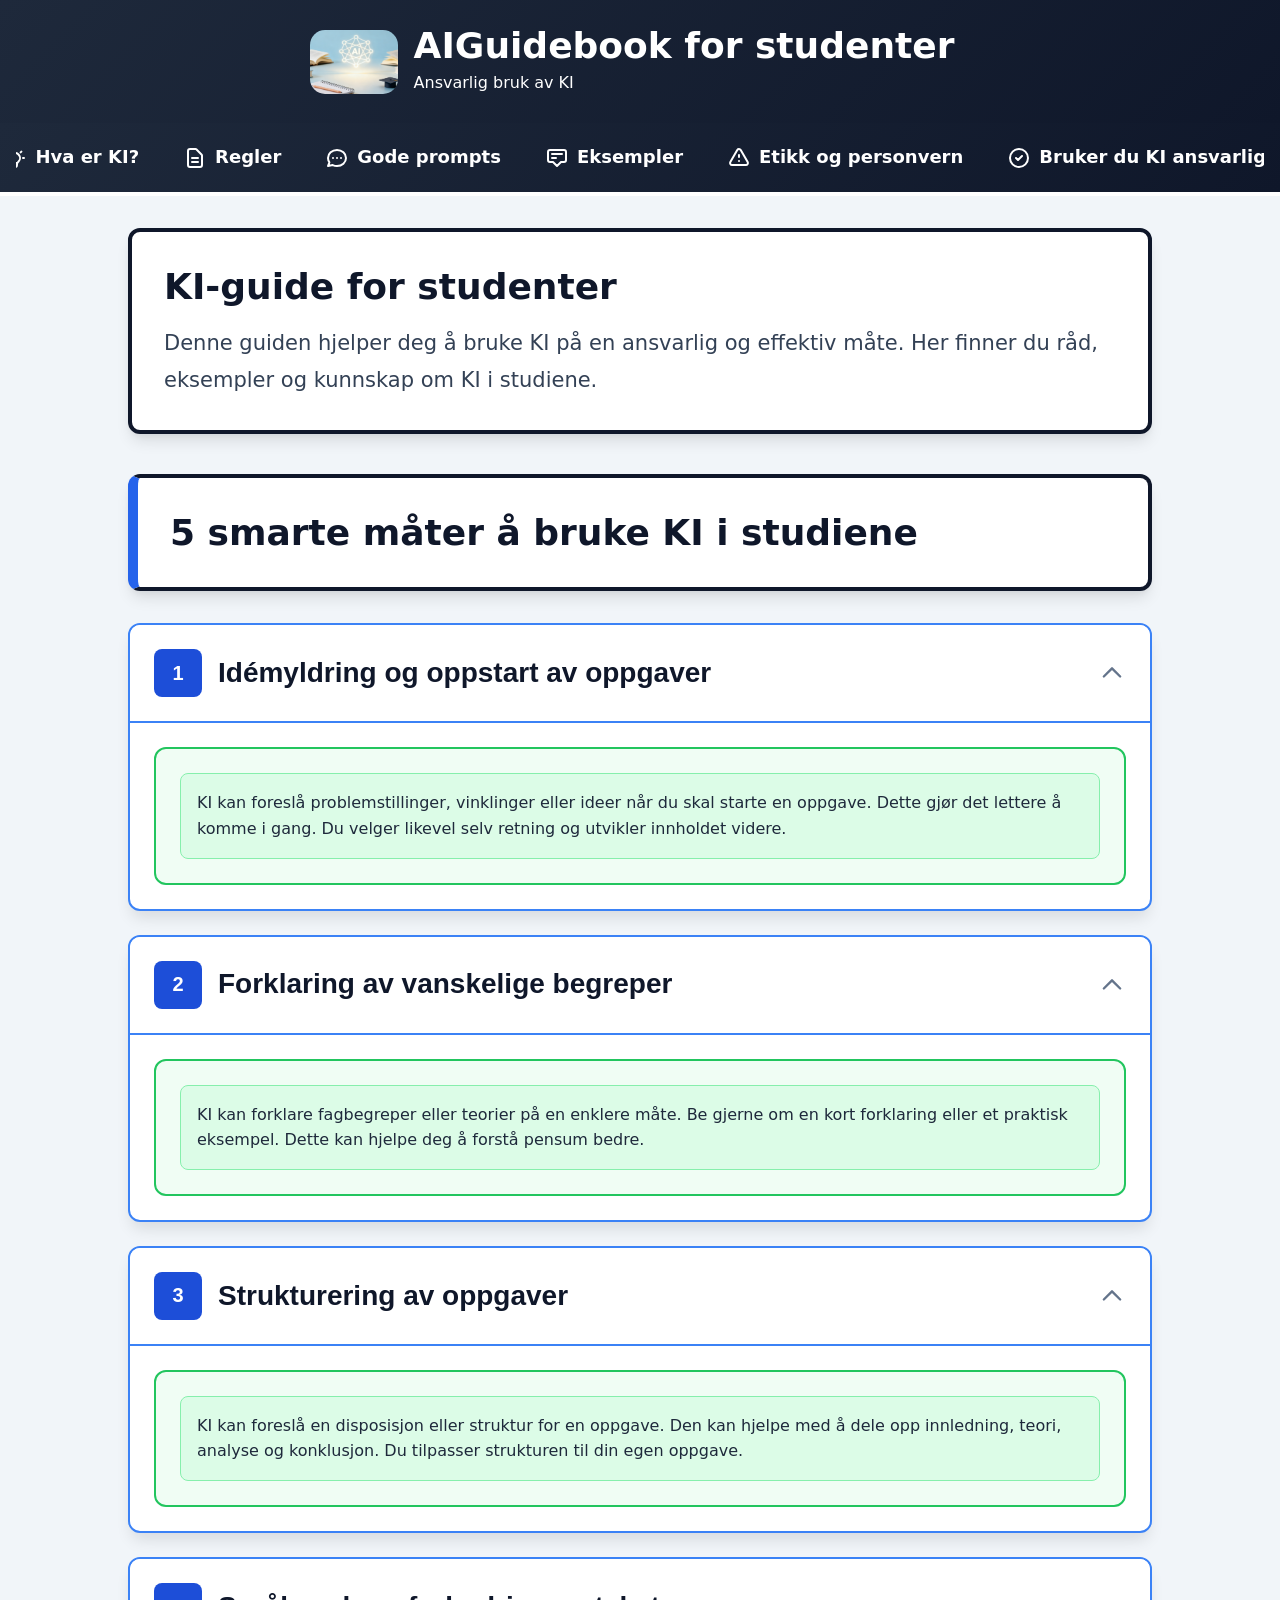
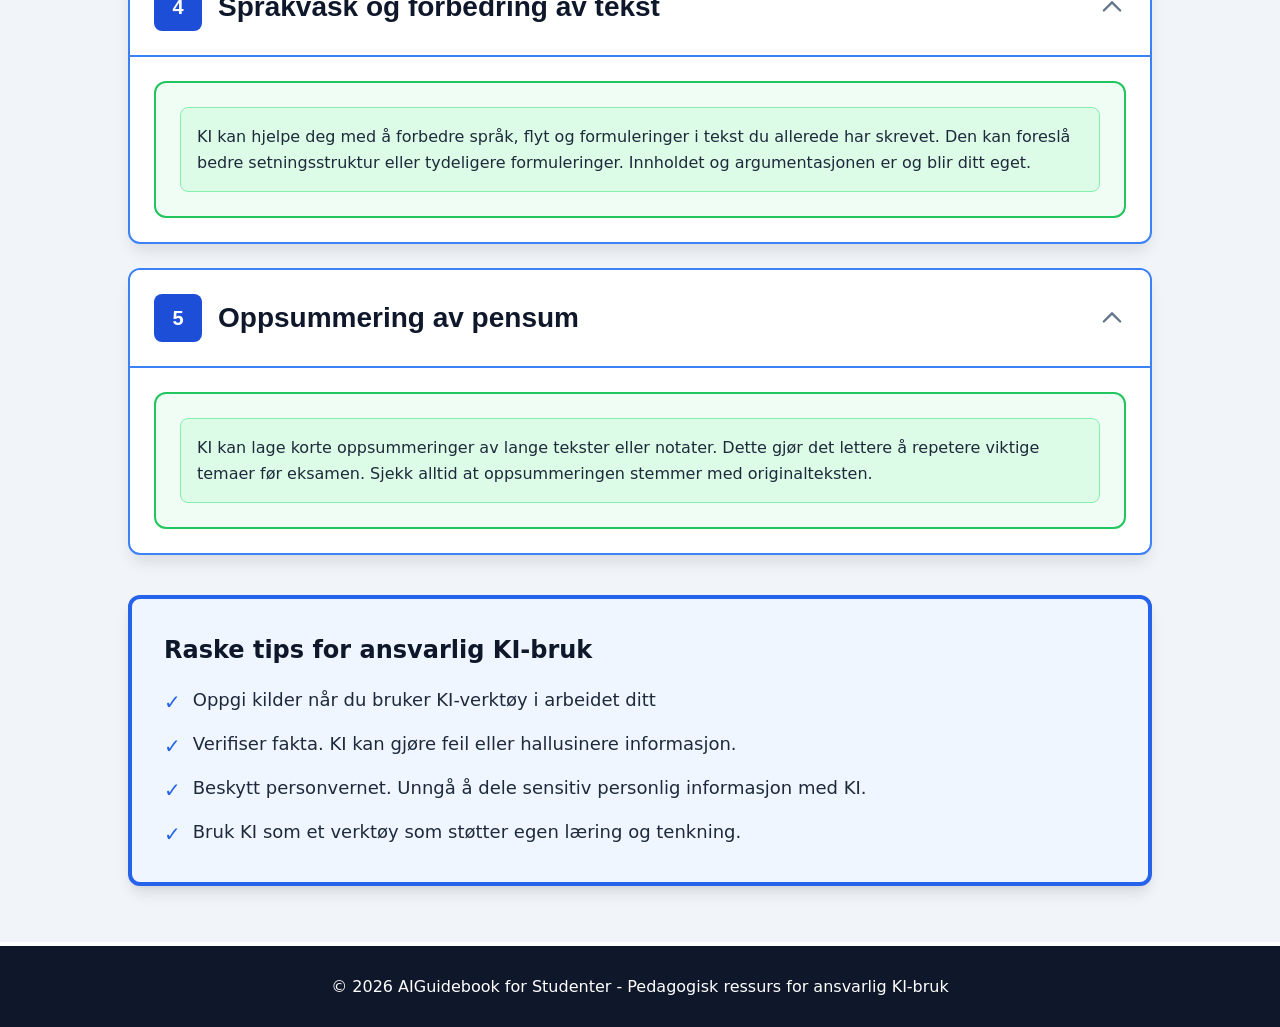
<file: index.html>
<!DOCTYPE html>
<html lang="nb">
<head>
  <meta charset="UTF-8">
  <meta name="viewport" content="width=device-width, initial-scale=1.0">
  <title>AIGuidebook - Ansvarlig bruk av KI</title>
  <link rel="stylesheet" href="styles.css">
</head>
<body>
  <a class="skip-link" href="#main-content">Hopp til hovedinnhold</a>
  <header class="header">
    <div class="container">
      <div class="header-content">
        <a href="index.html" class="logo" aria-label="Gå til forsiden" title="Gå til forsiden">
          <img class="logo-icon" src="images/ai-header.png" alt="Logobilde">
          <div>
            <span class="logo-title">AIGuidebook for studenter</span>
            <p class="logo-subtitle">Ansvarlig bruk av KI</p>
          </div>
        </a>

        <div class="header-controls">
          <button id="hamburgerBtn" class="hamburger-btn" aria-label="Vis/skjul meny" aria-expanded="false" aria-controls="main-nav-links">
            <svg class="hamburger-icon" fill="none" stroke="currentColor" viewBox="0 0 24 24" aria-hidden="true">
              <path stroke-linecap="round" stroke-linejoin="round" stroke-width="2" d="M4 6h16M4 12h16M4 18h16"></path>              
            </svg>
          </button>
        </div>
      </div>
    </div>
  </header>

  <nav class="nav" aria-label="Hovednavigasjon">
    <div class="container">
      <div class="nav-links" id="main-nav-links">
        <a href="Pages/what-is-ai.html" class="nav-link">
          <svg class="nav-icon" fill="none" stroke="currentColor" viewBox="0 0 24 24" aria-hidden="true">
            <path stroke-linecap="round" stroke-linejoin="round" stroke-width="2" d="M9.663 17h4.673M12 3v1m6.364 1.636l-.707.707M21 12h-1M4 12H3m3.343-5.657l-.707-.707m2.828 9.9a5 5 0 117.072 0l-.548.547A3.374 3.374 0 0014 18.469V19a2 2 0 11-4 0v-.531c0-.895-.356-1.754-.988-2.386l-.548-.547z"></path>
          </svg>
          <span>Hva er KI?</span>
        </a>
        <a href="Pages/rules.html" class="nav-link">
          <svg class="nav-icon" fill="none" stroke="currentColor" viewBox="0 0 24 24" aria-hidden="true">
            <path stroke-linecap="round" stroke-linejoin="round" stroke-width="2" d="M9 12h6m-6 4h6m2 5H7a2 2 0 01-2-2V5a2 2 0 012-2h5.586a1 1 0 01.707.293l5.414 5.414a1 1 0 01.293.707V19a2 2 0 01-2 2z"></path>
          </svg>
          <span>Regler</span>
        </a>
        <a href="Pages/prompts.html" class="nav-link">
          <svg class="nav-icon" fill="none" stroke="currentColor" viewBox="0 0 24 24" aria-hidden="true">
            <path stroke-linecap="round" stroke-linejoin="round" stroke-width="2" d="M8 12h.01M12 12h.01M16 12h.01M21 12c0 4.418-4.03 8-9 8a9.863 9.863 0 01-4.255-.949L3 20l1.395-3.72C3.512 15.042 3 13.574 3 12c0-4.418 4.03-8 9-8s9 3.582 9 8z"></path>
          </svg>
          <span>Gode prompts</span>
        </a> 
        <a href="Pages/examples.html" class="nav-link">
          <svg class="nav-icon" fill="none" stroke="currentColor" viewBox="0 0 24 24" aria-hidden="true">
            <path stroke-linecap="round" stroke-linejoin="round" stroke-width="2" d="M7 8h10M7 12h4m1 8l-4-4H5a2 2 0 01-2-2V6a2 2 0 012-2h14a2 2 0 012 2v8a2 2 0 01-2 2h-3l-4 4z"></path>
          </svg>
          <span>Eksempler</span>
        </a>
        <a href="Pages/ethics.html" class="nav-link">
          <svg class="nav-icon" fill="none" stroke="currentColor" viewBox="0 0 24 24" aria-hidden="true">
            <path stroke-linecap="round" stroke-linejoin="round" stroke-width="2" d="M12 9v2m0 4h.01m-6.938 4h13.856c1.54 0 2.502-1.667 1.732-3L13.732 4c-.77-1.333-2.694-1.333-3.464 0L3.34 16c-.77 1.333.192 3 1.732 3z"></path>
          </svg>
          <span>Etikk og personvern</span>
        </a>
        <a href="Pages/ai-checklist.html" class="nav-link">
          <svg class="nav-icon" fill="none" stroke="currentColor" viewBox="0 0 24 24" aria-hidden="true">
            <path stroke-linecap="round" stroke-linejoin="round" stroke-width="2" d="M9 12l2 2 4-4m6 2a9 9 0 11-18 0 9 9 0 0118 0z"></path>
          </svg>
          <span>Bruker du KI ansvarlig?</span>
        </a>
      </div>
    </div>
  </nav>

  <!-- Main Content -->
  <main class="main" id="main-content" tabindex="-1">
    <div class="container">
      <div class="content-wrapper">
        <!-- Hero Section -->
        <div class="card hero-card">
          <h1 class="hero-title">KI-guide for studenter</h1>
          <p class="hero-text">Denne guiden hjelper deg å bruke KI på en ansvarlig og effektiv måte. Her finner du råd, eksempler og kunnskap om KI i studiene.</p>
        </div>

    
        <!-- New Section: 5 ways to use KI in studies -->
        <div class="card hero-card dropdown-intro-card mt-10">
          <h2 class="hero-title">5 smarte måter å bruke KI i studiene</h2>
        </div>

        <div class="mt-8">
          <div class="accordion-section blue">
            <button class="accordion-header" aria-expanded="true" aria-controls="content-start-1" id="section-start-1">
              <div class="flex-row-center-gap">
                <div class="accordion-number blue">1</div>
                <div class="accordion-title-wrapper">
                  <span class="accordion-title">Idémyldring og oppstart av oppgaver</span>
                </div>
              </div>
              <svg class="accordion-icon open" fill="none" stroke="currentColor" viewBox="0 0 24 24" aria-hidden="true">
                <path stroke-linecap="round" stroke-linejoin="round" stroke-width="2" d="M19 9l-7 7-7-7"></path>
              </svg>
            </button>
            <div id="content-start-1" class="accordion-content open" role="region" aria-labelledby="section-start-1">
              <div class="sub-card correct">
                <div class="sub-card-box">
                  <p class="sub-card-box-text">KI kan foreslå problemstillinger, vinklinger eller ideer når du skal starte en oppgave. Dette gjør det lettere å komme i gang. Du velger likevel selv retning og utvikler innholdet videre.</p>
                </div>
              </div>
            </div>
          </div>

          <div class="accordion-section blue">
            <button class="accordion-header" aria-expanded="true" aria-controls="content-start-2" id="section-start-2">
              <div class="flex-row-center-gap">
                <div class="accordion-number blue">2</div>
                <div class="accordion-title-wrapper">
                  <span class="accordion-title">Forklaring av vanskelige begreper</span>
                </div>
              </div>
              <svg class="accordion-icon open" fill="none" stroke="currentColor" viewBox="0 0 24 24" aria-hidden="true">
                <path stroke-linecap="round" stroke-linejoin="round" stroke-width="2" d="M19 9l-7 7-7-7"></path>
              </svg>
            </button>
            <div id="content-start-2" class="accordion-content open" role="region" aria-labelledby="section-start-2">
              <div class="sub-card correct">
                <div class="sub-card-box">
                  <p class="sub-card-box-text">KI kan forklare fagbegreper eller teorier på en enklere måte. Be gjerne om en kort forklaring eller et praktisk eksempel. Dette kan hjelpe deg å forstå pensum bedre.</p>
                </div>
              </div>
            </div>
          </div>

          <div class="accordion-section blue">
            <button class="accordion-header" aria-expanded="true" aria-controls="content-start-3" id="section-start-3">
              <div class="flex-row-center-gap">
                <div class="accordion-number blue">3</div>
                <div class="accordion-title-wrapper">
                  <span class="accordion-title">Strukturering av oppgaver</span>
                </div>
              </div>
              <svg class="accordion-icon open" fill="none" stroke="currentColor" viewBox="0 0 24 24" aria-hidden="true">
                <path stroke-linecap="round" stroke-linejoin="round" stroke-width="2" d="M19 9l-7 7-7-7"></path>
              </svg>
            </button>
            <div id="content-start-3" class="accordion-content open" role="region" aria-labelledby="section-start-3">
              <div class="sub-card correct">
                <div class="sub-card-box">
                  <p class="sub-card-box-text">KI kan foreslå en disposisjon eller struktur for en oppgave. Den kan hjelpe med å dele opp innledning, teori, analyse og konklusjon. Du tilpasser strukturen til din egen oppgave.</p>
                </div>
              </div>
            </div>
          </div>

          <div class="accordion-section blue">
            <button class="accordion-header" aria-expanded="true" aria-controls="content-start-4" id="section-start-4">
              <div class="flex-row-center-gap">
                <div class="accordion-number blue">4</div>
                <div class="accordion-title-wrapper">
                  <span class="accordion-title">Språkvask og forbedring av tekst</span>
                </div>
              </div>
              <svg class="accordion-icon open" fill="none" stroke="currentColor" viewBox="0 0 24 24" aria-hidden="true">
                <path stroke-linecap="round" stroke-linejoin="round" stroke-width="2" d="M19 9l-7 7-7-7"></path>
              </svg>
            </button>
            <div id="content-start-4" class="accordion-content open" role="region" aria-labelledby="section-start-4">
              <div class="sub-card correct">
                <div class="sub-card-box">
                  <p class="sub-card-box-text">KI kan hjelpe deg med å forbedre språk, flyt og formuleringer i tekst du allerede har skrevet. Den kan foreslå bedre setningsstruktur eller tydeligere formuleringer. Innholdet og argumentasjonen er og blir ditt eget.</p>
                </div>
              </div>
            </div>
          </div>

          <div class="accordion-section blue">
            <button class="accordion-header" aria-expanded="true" aria-controls="content-start-5" id="section-start-5">
              <div class="flex-row-center-gap">
                <div class="accordion-number blue">5</div>
                <div class="accordion-title-wrapper">
                  <span class="accordion-title">Oppsummering av pensum</span>
                </div>
              </div>
              <svg class="accordion-icon open" fill="none" stroke="currentColor" viewBox="0 0 24 24" aria-hidden="true">
                <path stroke-linecap="round" stroke-linejoin="round" stroke-width="2" d="M19 9l-7 7-7-7"></path>
              </svg>
            </button>
            <div id="content-start-5" class="accordion-content open" role="region" aria-labelledby="section-start-5">
              <div class="sub-card correct">
                <div class="sub-card-box">
                  <p class="sub-card-box-text">KI kan lage korte oppsummeringer av lange tekster eller notater. Dette gjør det lettere å repetere viktige temaer før eksamen. Sjekk alltid at oppsummeringen stemmer med originalteksten.</p>
                </div>
              </div>
            </div>
          </div>
        </div>

        <!-- Quick Tips -->
        <div class="card tips-card mt-10">
          <h3 class="tips-title">Raske tips for ansvarlig KI-bruk</h3>
          <ul class="tips-list">
            <li class="tip-item">
              <span class="tip-check">✓</span>
              <span>Oppgi kilder når du bruker KI-verktøy i arbeidet ditt</span>
            </li>
            <li class="tip-item">
              <span class="tip-check">✓</span>
              <span>Verifiser fakta. KI kan gjøre feil eller hallusinere informasjon.</span>
            </li>
            <li class="tip-item">
              <span class="tip-check">✓</span>
              <span>Beskytt personvernet. Unngå å dele sensitiv personlig informasjon med KI.</span>
            </li>
            <li class="tip-item">
              <span class="tip-check">✓</span>
              <span>Bruk KI som et verktøy som støtter egen læring og tenkning.</span>
            </li>
          </ul>
        </div>
      </div>
    </div>
  </main>

  <!-- Footer -->
  <footer class="footer">
    <div class="container">
      <p>© 2026 AIGuidebook for Studenter - Pedagogisk ressurs for ansvarlig KI-bruk</p>
    </div>
  </footer>

  <button id="back-to-top" class="back-to-top-btn" aria-label="Gå til toppen av siden">
    <svg class="back-to-top-icon" fill="none" stroke="currentColor" viewBox="0 0 24 24" aria-hidden="true">
      <path stroke-linecap="round" stroke-linejoin="round" stroke-width="2.5" d="M5 10l7-7m0 0l7 7m-7-7v18"></path>
    </svg>
  </button>

  <script src="script.js"></script>
</body>
</html>
</file>
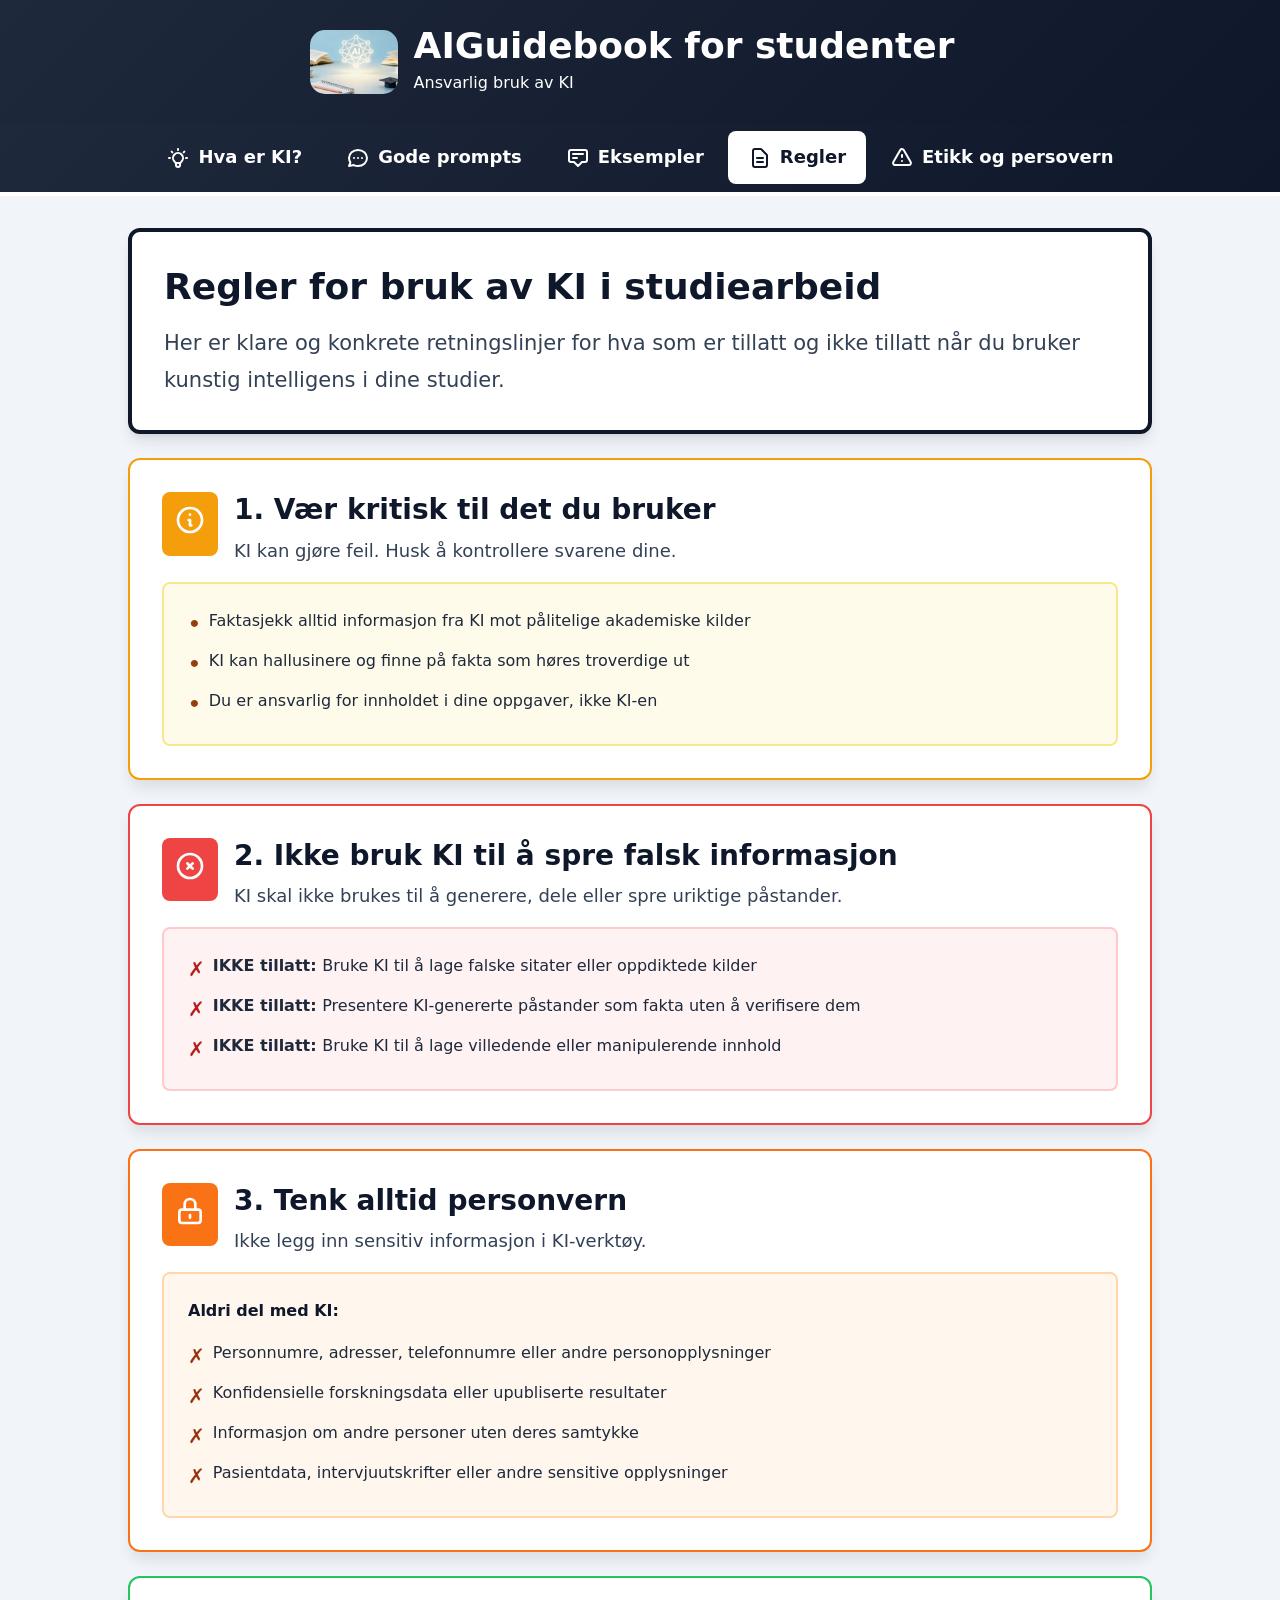
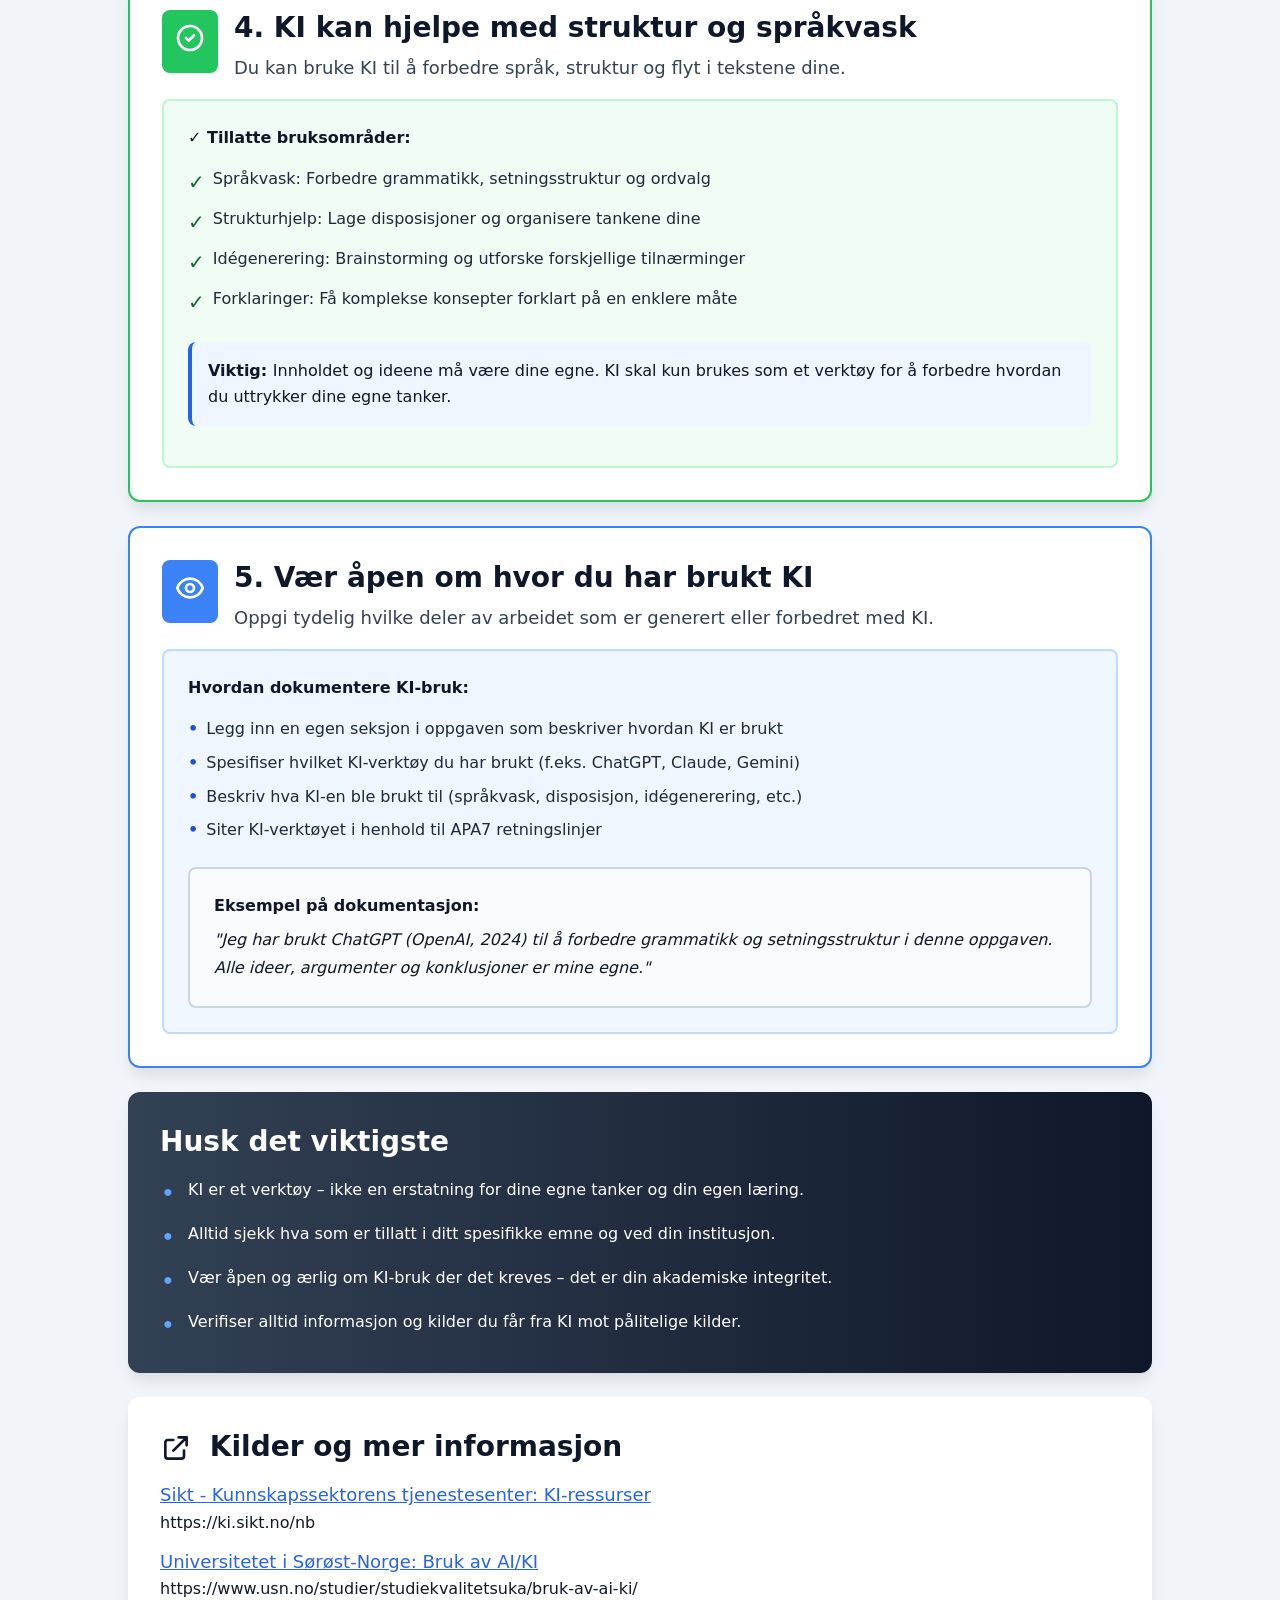
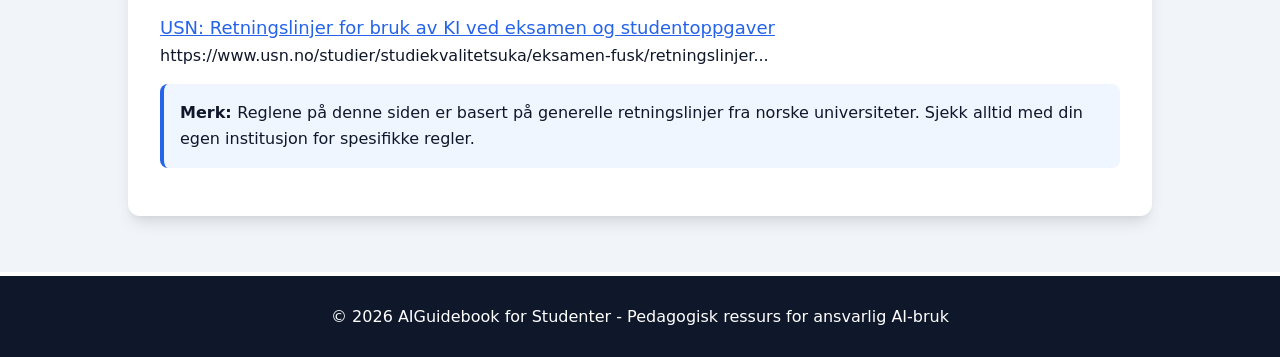
<file: rules.html>
<!DOCTYPE html>
<html>
<head>
  <meta charset="UTF-8">
  <meta name="viewport" content="width=device-width, initial-scale=1.0">
  <title>Hva er KI - Guide for studenter</title>
  <link rel="stylesheet" href="styles.css">
</head>
<body>
  <header class="header">
    <div class="container">
      <div class="header-content">
        <a href="index.html" class="logo">
          <img class="logo-icon" src="images/ai-header.png" alt="logobilde">
          
          <div>
            <h1 class="logo-title" >AIGuidebook for studenter</h1>
            <p class="logo-subtitle">Ansvarlig bruk av KI</p>
          </div>
        </a>

        <div class="header-controls">
          <button id="hamburgerBtn" class="hamburger-btn" aria-label="Toggle menu">
            <svg class="hamburger-icon" fill="none" stroke="currentColor" viewBox="0 0 24 24" aria-hidden="true">
              <path stroke-linecap="round" stroke-linejoin="round" stroke-width="2" d="M4 6h16M4 12h16M4 18h16"></path>
            
            </svg>
        </div>
      </div>
    </div>
  </header>

  <nav class="nav" aria-label="Main navigation">
    <div class="container">
      <div class="nav-links">
        <a href="what-is-ai.html" class="nav-link">
          <svg class="nav-icon" fill="none" stroke="currentColor" viewBox="0 0 24 24" aria-hidden="true">
            <path stroke-linecap="round" stroke-linejoin="round" stroke-width="2" d="M9.663 17h4.673M12 3v1m6.364 1.636l-.707.707M21 12h-1M4 12H3m3.343-5.657l-.707-.707m2.828 9.9a5 5 0 117.072 0l-.548.547A3.374 3.374 0 0014 18.469V19a2 2 0 11-4 0v-.531c0-.895-.356-1.754-.988-2.386l-.548-.547z"></path>
          </svg>
          <span>Hva er KI?</span>
        </a>
        <a href="prompts.html" class="nav-link">
          <svg class="nav-icon" fill="none" stroke="currentColor" viewBox="0 0 24 24" aria-hidden="true">
            <path stroke-linecap="round" stroke-linejoin="round" stroke-width="2" d="M8 12h.01M12 12h.01M16 12h.01M21 12c0 4.418-4.03 8-9 8a9.863 9.863 0 01-4.255-.949L3 20l1.395-3.72C3.512 15.042 3 13.574 3 12c0-4.418 4.03-8 9-8s9 3.582 9 8z"></path>
          </svg>
          <span>Gode prompts</span>
        </a> 
        <a href="examples.html" class="nav-link">
          <svg class="nav-icon" fill="none" stroke="currentColor" viewBox="0 0 24 24" aria-hidden="true">
            <path stroke-linecap="round" stroke-linejoin="round" stroke-width="2" d="M7 8h10M7 12h4m1 8l-4-4H5a2 2 0 01-2-2V6a2 2 0 012-2h14a2 2 0 012 2v8a2 2 0 01-2 2h-3l-4 4z"></path>
          </svg>
          <span>Eksempler</span>
        </a>  
        <a href="rules.html" class="nav-link">
          <svg class="nav-icon" fill="none" stroke="currentColor" viewBox="0 0 24 24" aria-hidden="true">
            <path stroke-linecap="round" stroke-linejoin="round" stroke-width="2" d="M9 12h6m-6 4h6m2 5H7a2 2 0 01-2-2V5a2 2 0 012-2h5.586a1 1 0 01.707.293l5.414 5.414a1 1 0 01.293.707V19a2 2 0 01-2 2z"></path>
          </svg>
          <span>Regler</span>
        </a>
        <a href="ethics.html" class="nav-link">
          <svg class="nav-icon" fill="none" stroke="currentColor" viewBox="0 0 24 24" aria-hidden="true">
            <path stroke-linecap="round" stroke-linejoin="round" stroke-width="2" d="M12 9v2m0 4h.01m-6.938 4h13.856c1.54 0 2.502-1.667 1.732-3L13.732 4c-.77-1.333-2.694-1.333-3.464 0L3.34 16c-.77 1.333.192 3 1.732 3z"></path>
          </svg>
          <span>Etikk og persovern</span>
        </a>
      </div>
    </div>
  </nav>

  <!-- Main Content -->
  <main class="main">
    <div class="container">
      <div class="content-wrapper">
        <!-- Intro Card -->
        <div class="card hero-card">
          <h2 class="hero-title">
            Regler for bruk av KI i studiearbeid
          </h2>
          <p class="hero-text">
            Her er klare og konkrete retningslinjer for hva som er tillatt og ikke tillatt når du bruker kunstig intelligens i dine studier.
          </p>
        </div>

        <!-- Rule 1: Be Critical -->
        <div class="rule-card border-amber">
          <div class="rule-header">
            <div class="rule-icon bg-amber">
              <svg class="icon-lg" fill="none" stroke="currentColor" viewBox="0 0 24 24" aria-hidden="true">
                <path stroke-linecap="round" stroke-linejoin="round" stroke-width="2" d="M13 16h-1v-4h-1m1-4h.01M21 12a9 9 0 11-18 0 9 9 0 0118 0z"></path>
              </svg>
            </div>
            <div>
              <h3 class="rule-title">
                <span>1. Vær kritisk til det du bruker</span>
              </h3>
              <p class="rule-desc">
                <span>KI kan gjøre feil. Husk å kontrollere svarene dine.</span>
              </p>
            </div>
          </div>

          <div class="rule-details bg-amber-light">
            <ul class="rule-list">
              <li class="rule-list-item">
                <span class="text-amber-600 font-bold text-xl shrink-0">•</span>
                <span>
                  <span>Faktasjekk alltid informasjon fra KI mot pålitelige akademiske kilder</span>
                </span>
              </li>
              <li class="rule-list-item">
                <span class="text-amber-600 font-bold text-xl shrink-0">•</span>
                <span>
                  <span>KI kan hallusinere og finne på fakta som høres troverdige ut</span>
                </span>
              </li>
              <li class="rule-list-item">
                <span class="text-amber-600 font-bold text-xl shrink-0">•</span>
                <span>
                  <span>Du er ansvarlig for innholdet i dine oppgaver, ikke KI-en</span>
                </span>
              </li>
            </ul>
          </div>
        </div>

        <!-- Rule 2: No Misinformation -->
        <div class="rule-card border-red">
          <div class="rule-header">
            <div class="rule-icon bg-red">
              <svg class="icon-lg" fill="none" stroke="currentColor" viewBox="0 0 24 24" aria-hidden="true">
                <path stroke-linecap="round" stroke-linejoin="round" stroke-width="2" d="M10 14l2-2m0 0l2-2m-2 2l-2-2m2 2l2 2m7-2a9 9 0 11-18 0 9 9 0 0118 0z"></path>
              </svg>
            </div>
            <div>
              <h3 class="rule-title">
                <span>2. Ikke bruk KI til å spre falsk informasjon</span>
              </h3>
              <p class="rule-desc">
                <span>KI skal ikke brukes til å generere, dele eller spre uriktige påstander.</span>
              </p>
            </div>
          </div>

          <div class="rule-details bg-red-light">
            <ul class="rule-list">
              <li class="rule-list-item">
                <span class="text-red-600 font-bold text-xl shrink-0">✗</span>
                <span>
                  <strong>
                    <span>IKKE tillatt:</span>
                  </strong>
                  <span> Bruke KI til å lage falske sitater eller oppdiktede kilder</span>
                </span>
              </li>
              <li class="rule-list-item">
                <span class="text-red-600 font-bold text-xl shrink-0">✗</span>
                <span>
                  <strong>
                    <span>IKKE tillatt:</span>
                  </strong>
                  <span> Presentere KI-genererte påstander som fakta uten å verifisere dem</span>
                </span>
              </li>
              <li class="rule-list-item">
                <span class="text-red-600 font-bold text-xl shrink-0">✗</span>
                <span>
                  <strong>
                    <span>IKKE tillatt:</span>
                  </strong>
                  <span> Bruke KI til å lage villedende eller manipulerende innhold</span>
                </span>
              </li>
            </ul>
          </div>
        </div>

        <!-- Rule 3: Privacy -->
        <div class="rule-card border-orange">
          <div class="rule-header">
            <div class="rule-icon bg-orange">
              <svg class="icon-lg" fill="none" stroke="currentColor" viewBox="0 0 24 24" aria-hidden="true">
                <path stroke-linecap="round" stroke-linejoin="round" stroke-width="2" d="M12 15v2m-6 4h12a2 2 0 002-2v-6a2 2 0 00-2-2H6a2 2 0 00-2 2v6a2 2 0 002 2zm10-10V7a4 4 0 00-8 0v4h8z"></path>
              </svg>
            </div>
            <div>
              <h3 class="rule-title">
                <span>3. Tenk alltid personvern</span>
              </h3>
              <p class="rule-desc">
                <span>Ikke legg inn sensitiv informasjon i KI-verktøy.</span>
              </p>
            </div>
          </div>

          <div class="rule-details bg-orange-light">
            <p class="font-bold mb-4">
              <span>Aldri del med KI:</span>
            </p>
            <ul class="rule-list">
              <li class="rule-list-item">
                <span class="text-orange-600 font-bold text-xl shrink-0">✗</span>
                <span>
                  <span>Personnumre, adresser, telefonnumre eller andre personopplysninger</span>
                </span>
              </li>
              <li class="rule-list-item">
                <span class="text-orange-600 font-bold text-xl shrink-0">✗</span>
                <span>
                  <span>Konfidensielle forskningsdata eller upubliserte resultater</span>
                </span>
              </li>
              <li class="rule-list-item">
                <span class="text-orange-600 font-bold text-xl shrink-0">✗</span>
                <span>
                  <span>Informasjon om andre personer uten deres samtykke</span>
                </span>
              </li>
              <li class="rule-list-item">
                <span class="text-orange-600 font-bold text-xl shrink-0">✗</span>
                <span>
                  <span>Pasientdata, intervjuutskrifter eller andre sensitive opplysninger</span>
                </span>
              </li>
            </ul>
          </div>
        </div>

        <!-- Rule 4: Structure and Language -->
        <div class="rule-card border-green">
          <div class="rule-header">
            <div class="rule-icon bg-green">
              <svg class="icon-lg" fill="none" stroke="currentColor" viewBox="0 0 24 24" aria-hidden="true">
                <path stroke-linecap="round" stroke-linejoin="round" stroke-width="2" d="M9 12l2 2 4-4m6 2a9 9 0 11-18 0 9 9 0 0118 0z"></path>
              </svg>
            </div>
            <div>
              <h3 class="rule-title">
                <span>4. KI kan hjelpe med struktur og språkvask</span>
              </h3>
              <p class="rule-desc">
                <span>Du kan bruke KI til å forbedre språk, struktur og flyt i tekstene dine.</span>
              </p>
            </div>
          </div>

          <div class="rule-details bg-green-light">
            <p class="font-bold mb-4">
              <span>✓ Tillatte bruksområder:</span>
            </p>
            <ul class="rule-list mb-6">
              <li class="rule-list-item">
                <span class="text-green-600 font-bold text-xl shrink-0">✓</span>
                <span>
                  <span>Språkvask: Forbedre grammatikk, setningsstruktur og ordvalg</span>
                </span>
              </li>
              <li class="rule-list-item">
                <span class="text-green-600 font-bold text-xl shrink-0">✓</span>
                <span>
                  <span>Strukturhjelp: Lage disposisjoner og organisere tankene dine</span>
                </span>
              </li>
              <li class="rule-list-item">
                <span class="text-green-600 font-bold text-xl shrink-0">✓</span>
                <span>
                  <span>Idégenerering: Brainstorming og utforske forskjellige tilnærminger</span>
                </span>
              </li>
              <li class="rule-list-item">
                <span class="text-green-600 font-bold text-xl shrink-0">✓</span>
                <span>
                  <span>Forklaringer: Få komplekse konsepter forklart på en enklere måte</span>
                </span>
              </li>
            </ul>

            <div class="alert-box alert-info">
              <p>
                <strong>
                  <span>Viktig:</span>
                </strong>
                <span> Innholdet og ideene må være dine egne. KI skal kun brukes som et verktøy for å forbedre hvordan du uttrykker dine egne tanker.</span>
              </p>
            </div>
          </div>
        </div>

        <!-- Rule 5: Transparency -->
        <div class="rule-card border-blue">
          <div class="rule-header">
            <div class="rule-icon bg-blue">
              <svg class="icon-lg" fill="none" stroke="currentColor" viewBox="0 0 24 24" aria-hidden="true">
                <path stroke-linecap="round" stroke-linejoin="round" stroke-width="2" d="M15 12a3 3 0 11-6 0 3 3 0 016 0z"></path>
                <path stroke-linecap="round" stroke-linejoin="round" stroke-width="2" d="M2.458 12C3.732 7.943 7.523 5 12 5c4.478 0 8.268 2.943 9.542 7-1.274 4.057-5.064 7-9.542 7-4.477 0-8.268-2.943-9.542-7z"></path>
              </svg>
            </div>
            <div>
              <h3 class="rule-title">
                <span>5. Vær åpen om hvor du har brukt KI</span>
              </h3>
              <p class="rule-desc">
                <span>Oppgi tydelig hvilke deler av arbeidet som er generert eller forbedret med KI.</span>
              </p>
            </div>
          </div>

          <div class="rule-details bg-blue-light">
            <p class="font-bold mb-4">
              <span>Hvordan dokumentere KI-bruk:</span>
            </p>
            <ul class="rule-list mb-6">
              <li class="rule-list-item">
                <span class="text-blue-600 font-bold shrink-0">•</span>
                <span>
                  <span>Legg inn en egen seksjon i oppgaven som beskriver hvordan KI er brukt</span>
                </span>
              </li>
              <li class="rule-list-item">
                <span class="text-blue-600 font-bold shrink-0">•</span>
                <span>
                  <span>Spesifiser hvilket KI-verktøy du har brukt (f.eks. ChatGPT, Claude, Gemini)</span>
                </span>
              </li>
              <li class="rule-list-item">
                <span class="text-blue-600 font-bold shrink-0">•</span>
                <span>
                  <span>Beskriv hva KI-en ble brukt til (språkvask, disposisjon, idégenerering, etc.)</span>
                </span>
              </li>
              <li class="rule-list-item">
                <span class="text-blue-600 font-bold shrink-0">•</span>
                <span>
                  <span>Siter KI-verktøyet i henhold til APA7 retningslinjer</span>
                </span>
              </li>
            </ul>

            <div class="example-box">
              <p class="font-bold mb-2">
                <span>Eksempel på dokumentasjon:</span>
              </p>
              <p class="example-content text-italic">
                <span>"Jeg har brukt ChatGPT (OpenAI, 2024) til å forbedre grammatikk og setningsstruktur i denne oppgaven. Alle ideer, argumenter og konklusjoner er mine egne."</span>
              </p>
            </div>
          </div>
        </div>

        <!-- Additional Guidelines -->
        <div class="summary-box">
          <h3 class="summary-title">
            <span>Husk det viktigste</span>
          </h3>
          <ul class="summary-list">
            <li class="summary-list-item">
              <span class="summary-bullet">•</span>
              <p>
                <span>KI er et verktøy – ikke en erstatning for dine egne tanker og din egen læring.</span>
              </p>
            </li>
            <li class="summary-list-item">
              <span class="summary-bullet">•</span>
              <p>
                <span>Alltid sjekk hva som er tillatt i ditt spesifikke emne og ved din institusjon.</span>
              </p>
            </li>
            <li class="summary-list-item">
              <span class="summary-bullet">•</span>
              <p>
                <span>Vær åpen og ærlig om KI-bruk der det kreves – det er din akademiske integritet.</span>
              </p>
            </li>
            <li class="summary-list-item">
              <span class="summary-bullet">•</span>
              <p>
                <span>Verifiser alltid informasjon og kilder du får fra KI mot pålitelige kilder.</span>
              </p>
            </li>
          </ul>
        </div>

        <!-- Sources -->
        <div class="card">
          <h3 class="section-title">
            <svg class="icon-lg svg-inline-middle" fill="none" stroke="currentColor" viewBox="0 0 24 24" aria-hidden="true">
              <path stroke-linecap="round" stroke-linejoin="round" stroke-width="2" d="M10 6H6a2 2 0 00-2 2v10a2 2 0 002 2h10a2 2 0 002-2v-4M14 4h6m0 0v6m0-6L10 14"></path>
            </svg>
            <span>Kilder og mer informasjon</span>
          </h3>
          
          <div class="container-vertical-gap">
            <div>
              <a href="https://ki.sikt.no/nb" target="_blank" rel="noopener noreferrer" class="link link-large">
                Sikt - Kunnskapssektorens tjenestesenter: KI-ressurser
              </a>
              <p class="url-small">https://ki.sikt.no/nb</p>
            </div>
            
            <div>
              <a href="https://www.usn.no/studier/studiekvalitetsuka/bruk-av-ai-ki/" target="_blank" rel="noopener noreferrer" class="link link-large">
                <span>Universitetet i Sørøst-Norge: Bruk av AI/KI</span>
              </a>
              <p class="url-small">https://www.usn.no/studier/studiekvalitetsuka/bruk-av-ai-ki/</p>
            </div>
            
            <div>
              <a href="https://www.usn.no/studier/studiekvalitetsuka/eksamen-fusk/retningslinjer-for-bruk-av-kunstig-intelligens-ki-ved-eksamen-og-studentoppgaver" target="_blank" rel="noopener noreferrer" class="link link-large">
                <span>USN: Retningslinjer for bruk av KI ved eksamen og studentoppgaver</span>
              </a>
              <p class="url-small break-all">
                https://www.usn.no/studier/studiekvalitetsuka/eksamen-fusk/retningslinjer...
              </p>
            </div>
          </div>

          <div class="alert-box alert-info mt-4">
            <p>
              <strong>
                <span>Merk:</span>
              </strong>
              <span> Reglene på denne siden er basert på generelle retningslinjer fra norske universiteter. Sjekk alltid med din egen institusjon for spesifikke regler.</span>
            </p>
          </div>
        </div>
      </div>
    </div>
  </main>

  <!-- Footer -->
  <footer class="footer">
    <div class="container">
      <p>© 2026 AIGuidebook for Studenter - Pedagogisk ressurs for ansvarlig AI-bruk </p>
    </div>
  </footer>

  <script src="script.js"></script>
</body>
</html>
</file>
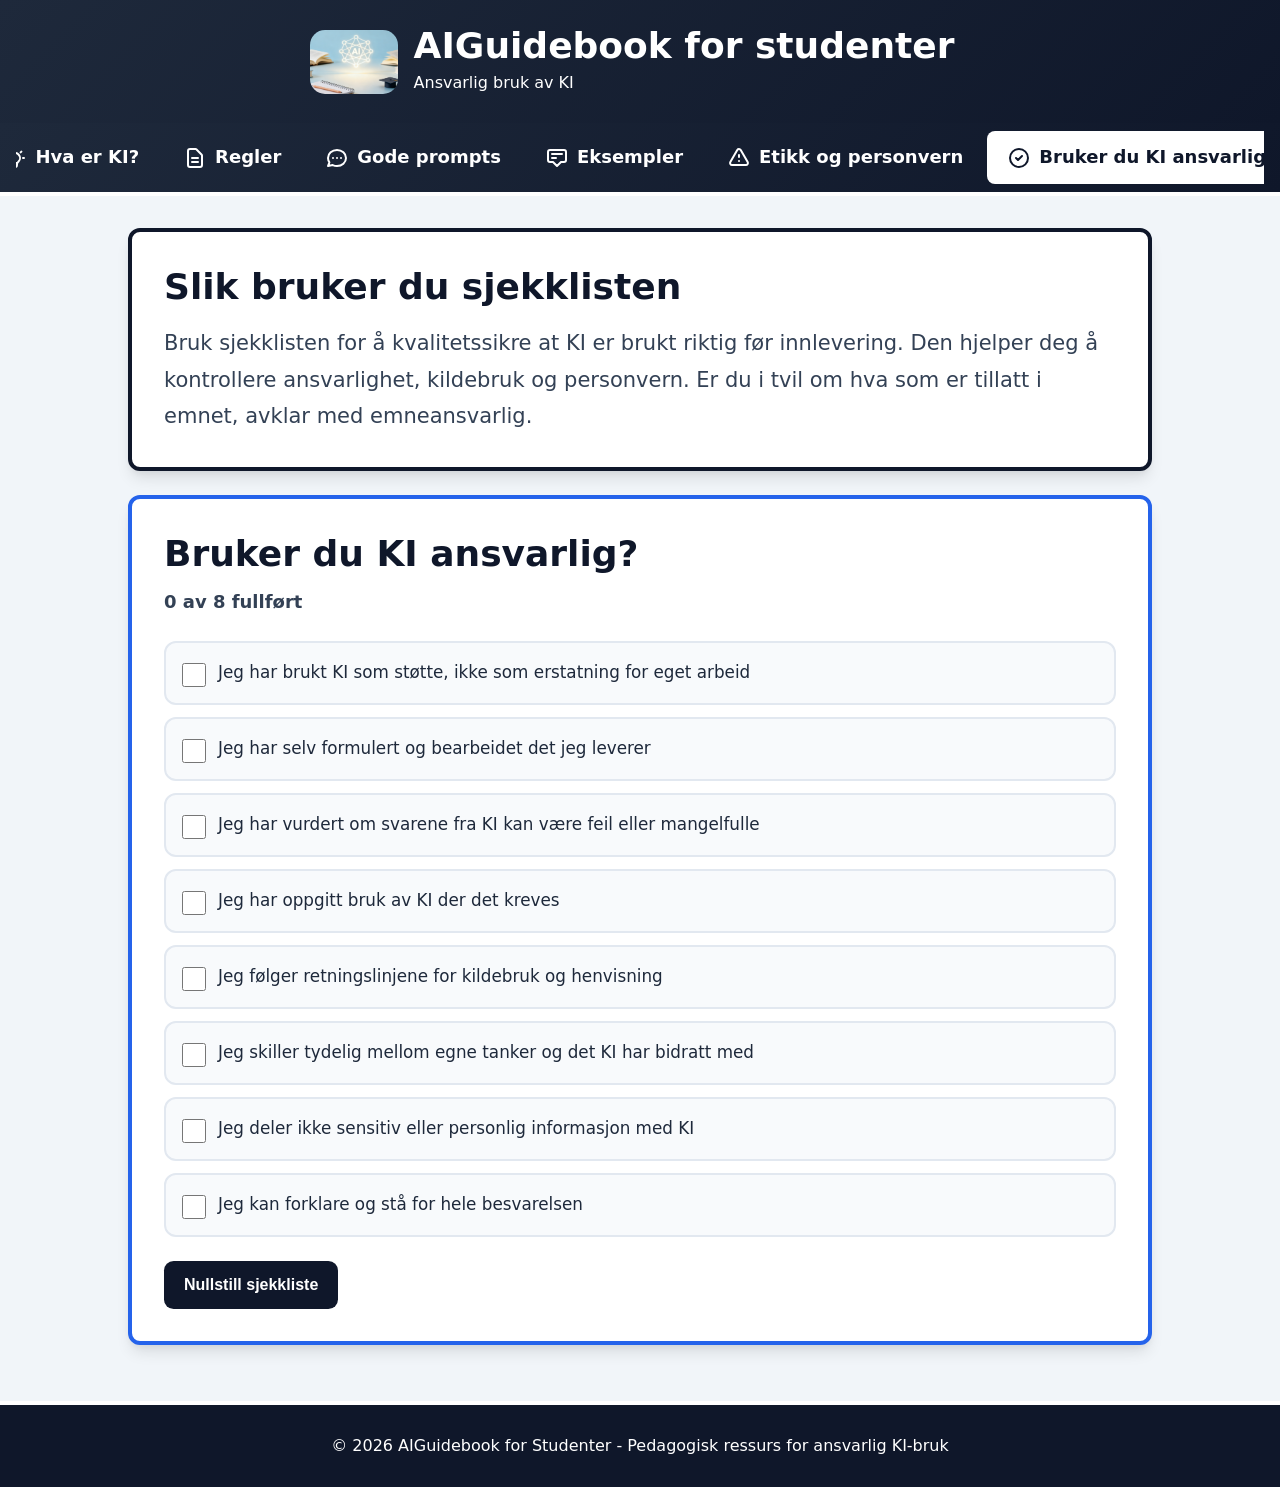
<file: Pages/ai-checklist.html>
<!DOCTYPE html>
<html lang="nb">
<head>
  <meta charset="UTF-8">
  <meta name="viewport" content="width=device-width, initial-scale=1.0">
  <title>Bruker du KI ansvarlig? - AIGuidebook</title>
  <link rel="stylesheet" href="../styles.css">
</head>
<body>
  <a class="skip-link" href="#main-content">Hopp til hovedinnhold</a>
  <header class="header">
    <div class="container">
      <div class="header-content">
        <a href="../index.html" class="logo" aria-label="Gå til forsiden" title="Gå til forsiden">
          <img class="logo-icon" src="../images/ai-header.png" alt="Logobilde">
          <div>
            <span class="logo-title">AIGuidebook for studenter</span>
            <p class="logo-subtitle">Ansvarlig bruk av KI</p>
          </div>
        </a>

        <div class="header-controls">
          <button id="hamburgerBtn" class="hamburger-btn" aria-label="Vis/skjul meny" aria-expanded="false" aria-controls="main-nav-links">
            <svg class="hamburger-icon" fill="none" stroke="currentColor" viewBox="0 0 24 24" aria-hidden="true">
              <path stroke-linecap="round" stroke-linejoin="round" stroke-width="2" d="M4 6h16M4 12h16M4 18h16"></path>
            </svg>
          </button>
        </div>
      </div>
    </div>
  </header>

  <nav class="nav" aria-label="Hovednavigasjon">
    <div class="container">
      <div class="nav-links" id="main-nav-links">
        <a href="what-is-ai.html" class="nav-link">
          <svg class="nav-icon" fill="none" stroke="currentColor" viewBox="0 0 24 24" aria-hidden="true">
            <path stroke-linecap="round" stroke-linejoin="round" stroke-width="2" d="M9.663 17h4.673M12 3v1m6.364 1.636l-.707.707M21 12h-1M4 12H3m3.343-5.657l-.707-.707m2.828 9.9a5 5 0 117.072 0l-.548.547A3.374 3.374 0 0014 18.469V19a2 2 0 11-4 0v-.531c0-.895-.356-1.754-.988-2.386l-.548-.547z"></path>
          </svg>
          <span>Hva er KI?</span>
        </a>
        <a href="rules.html" class="nav-link">
          <svg class="nav-icon" fill="none" stroke="currentColor" viewBox="0 0 24 24" aria-hidden="true">
            <path stroke-linecap="round" stroke-linejoin="round" stroke-width="2" d="M9 12h6m-6 4h6m2 5H7a2 2 0 01-2-2V5a2 2 0 012-2h5.586a1 1 0 01.707.293l5.414 5.414a1 1 0 01.293.707V19a2 2 0 01-2 2z"></path>
          </svg>
          <span>Regler</span>
        </a>
        <a href="prompts.html" class="nav-link">
          <svg class="nav-icon" fill="none" stroke="currentColor" viewBox="0 0 24 24" aria-hidden="true">
            <path stroke-linecap="round" stroke-linejoin="round" stroke-width="2" d="M8 12h.01M12 12h.01M16 12h.01M21 12c0 4.418-4.03 8-9 8a9.863 9.863 0 01-4.255-.949L3 20l1.395-3.72C3.512 15.042 3 13.574 3 12c0-4.418 4.03-8 9-8s9 3.582 9 8z"></path>
          </svg>
          <span>Gode prompts</span>
        </a> 
        <a href="examples.html" class="nav-link">
          <svg class="nav-icon" fill="none" stroke="currentColor" viewBox="0 0 24 24" aria-hidden="true">
            <path stroke-linecap="round" stroke-linejoin="round" stroke-width="2" d="M7 8h10M7 12h4m1 8l-4-4H5a2 2 0 01-2-2V6a2 2 0 012-2h14a2 2 0 012 2v8a2 2 0 01-2 2h-3l-4 4z"></path>
          </svg>
          <span>Eksempler</span>
        </a>
        <a href="ethics.html" class="nav-link">
          <svg class="nav-icon" fill="none" stroke="currentColor" viewBox="0 0 24 24" aria-hidden="true">
            <path stroke-linecap="round" stroke-linejoin="round" stroke-width="2" d="M12 9v2m0 4h.01m-6.938 4h13.856c1.54 0 2.502-1.667 1.732-3L13.732 4c-.77-1.333-2.694-1.333-3.464 0L3.34 16c-.77 1.333.192 3 1.732 3z"></path>
          </svg>
          <span>Etikk og personvern</span>
        </a>
        <a href="ai-checklist.html" class="nav-link">
          <svg class="nav-icon" fill="none" stroke="currentColor" viewBox="0 0 24 24" aria-hidden="true">
            <path stroke-linecap="round" stroke-linejoin="round" stroke-width="2" d="M9 12l2 2 4-4m6 2a9 9 0 11-18 0 9 9 0 0118 0z"></path>
          </svg>
          <span>Bruker du KI ansvarlig?</span>
        </a>
      </div>
    </div>
  </nav>

  <main class="main" id="main-content" tabindex="-1">
    <div class="container">
      <div class="content-wrapper">
        <div class="card hero-card">
          <h1 class="hero-title">
            <span>Slik bruker du sjekklisten</span>
          </h1>
          <p class="hero-text">
            <span>Bruk sjekklisten for å kvalitetssikre at KI er brukt riktig før innlevering. Den hjelper deg å kontrollere ansvarlighet, kildebruk og personvern. Er du i tvil om hva som er tillatt i emnet, avklar med emneansvarlig.</span>
          </p>
        </div>

        <div class="card checklist-card">
          <h1 class="checklist-title">Bruker du KI ansvarlig?</h1>
          <p id="checklist-progress" class="checklist-progress">0 av 8 fullført</p>
          <ul class="checklist-items">
            <li class="checklist-item"><label><input type="checkbox" class="ai-check"> Jeg har brukt KI som støtte, ikke som erstatning for eget arbeid</label></li>
            <li class="checklist-item"><label><input type="checkbox" class="ai-check"> Jeg har selv formulert og bearbeidet det jeg leverer</label></li>
            <li class="checklist-item"><label><input type="checkbox" class="ai-check"> Jeg har vurdert om svarene fra KI kan være feil eller mangelfulle</label></li>
            <li class="checklist-item"><label><input type="checkbox" class="ai-check"> Jeg har oppgitt bruk av KI der det kreves</label></li>
            <li class="checklist-item"><label><input type="checkbox" class="ai-check"> Jeg følger retningslinjene for kildebruk og henvisning</label></li>
            <li class="checklist-item"><label><input type="checkbox" class="ai-check"> Jeg skiller tydelig mellom egne tanker og det KI har bidratt med</label></li>
            <li class="checklist-item"><label><input type="checkbox" class="ai-check"> Jeg deler ikke sensitiv eller personlig informasjon med KI</label></li>
            <li class="checklist-item"><label><input type="checkbox" class="ai-check"> Jeg kan forklare og stå for hele besvarelsen</label></li>
          </ul>
          <button id="resetChecklist" class="btn-control">Nullstill sjekkliste</button>
          <p id="checklist-complete" class="checklist-complete" aria-live="polite">Bra jobbet! Du bruker KI på en ansvarlig måte 👍</p>
        </div>

      </div>
    </div>
  </main>

  <footer class="footer">
    <div class="container">
      <p>© 2026 AIGuidebook for Studenter - Pedagogisk ressurs for ansvarlig KI-bruk</p>
    </div>
  </footer>

  <button id="back-to-top" class="back-to-top-btn" aria-label="Gå til toppen av siden">
    <svg class="back-to-top-icon" fill="none" stroke="currentColor" viewBox="0 0 24 24" aria-hidden="true">
      <path stroke-linecap="round" stroke-linejoin="round" stroke-width="2.5" d="M5 10l7-7m0 0l7 7m-7-7v18"></path>
    </svg>
  </button>

  <script src="../script.js"></script>
</html>
</file>
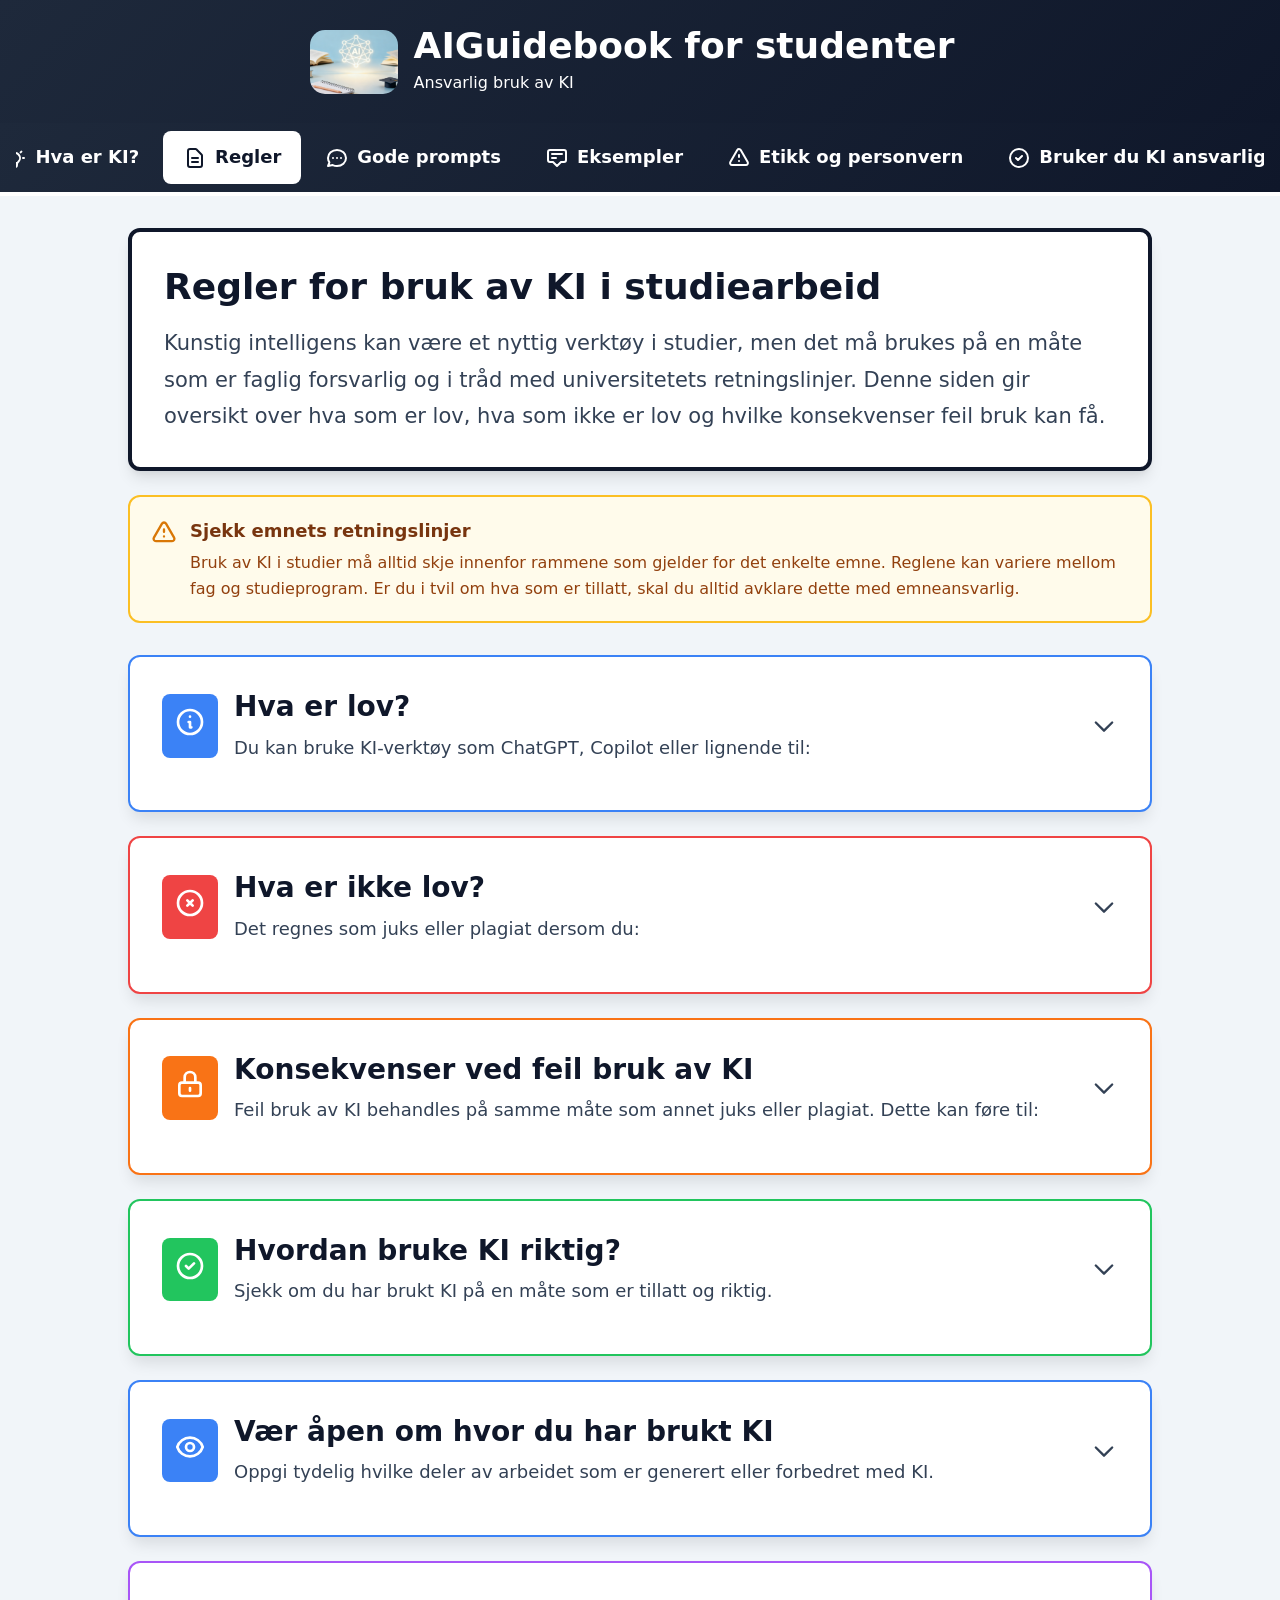
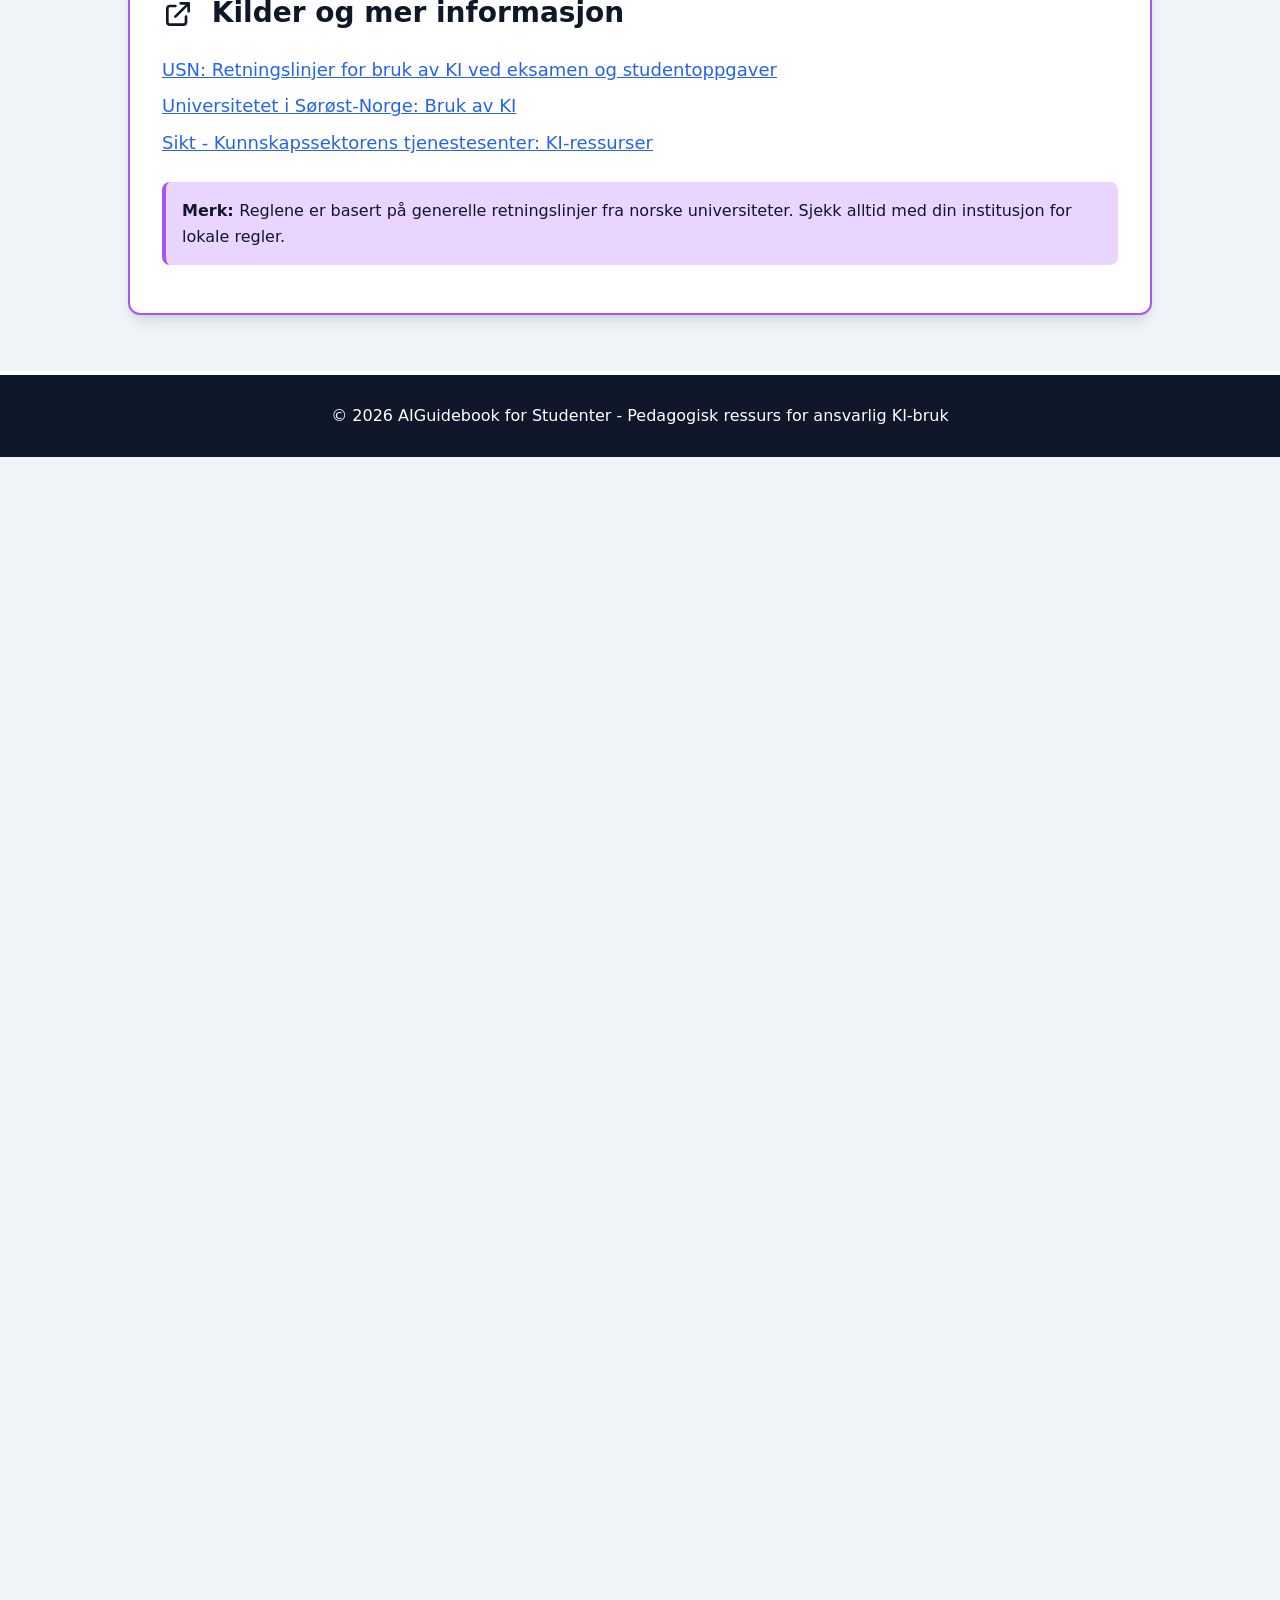
<file: Pages/rules.html>
<!DOCTYPE html>
<html lang="nb">
<head>
  <meta charset="UTF-8">
  <meta name="viewport" content="width=device-width, initial-scale=1.0">
  <title>Regler - AIGuidebook</title>
  <link rel="stylesheet" href="../styles.css">
</head>
<body>
  <a class="skip-link" href="#main-content">Hopp til hovedinnhold</a>
  <header class="header">
    <div class="container">
      <div class="header-content">
        <a href="../index.html" class="logo" aria-label="Gå til forsiden" title="Gå til forsiden">
          <img class="logo-icon" src="../images/ai-header.png" alt="Logobilde">
          <div>
            <span class="logo-title">AIGuidebook for studenter</span>
            <p class="logo-subtitle">Ansvarlig bruk av KI</p>
          </div>
        </a>

        <div class="header-controls">
          <button id="hamburgerBtn" class="hamburger-btn" aria-label="Vis/skjul meny" aria-expanded="false" aria-controls="main-nav-links">
            <svg class="hamburger-icon" fill="none" stroke="currentColor" viewBox="0 0 24 24" aria-hidden="true">
              <path stroke-linecap="round" stroke-linejoin="round" stroke-width="2" d="M4 6h16M4 12h16M4 18h16"></path>
            </svg>
          </button>
        </div>
      </div>
    </div>
  </header>

  <nav class="nav" aria-label="Hovednavigasjon">
    <div class="container">
      <div class="nav-links" id="main-nav-links">
        <a href="what-is-ai.html" class="nav-link">
          <svg class="nav-icon" fill="none" stroke="currentColor" viewBox="0 0 24 24" aria-hidden="true">
            <path stroke-linecap="round" stroke-linejoin="round" stroke-width="2" d="M9.663 17h4.673M12 3v1m6.364 1.636l-.707.707M21 12h-1M4 12H3m3.343-5.657l-.707-.707m2.828 9.9a5 5 0 117.072 0l-.548.547A3.374 3.374 0 0014 18.469V19a2 2 0 11-4 0v-.531c0-.895-.356-1.754-.988-2.386l-.548-.547z"></path>
          </svg>
          <span>Hva er KI?</span>
        </a>
        <a href="rules.html" class="nav-link">
          <svg class="nav-icon" fill="none" stroke="currentColor" viewBox="0 0 24 24" aria-hidden="true">
            <path stroke-linecap="round" stroke-linejoin="round" stroke-width="2" d="M9 12h6m-6 4h6m2 5H7a2 2 0 01-2-2V5a2 2 0 012-2h5.586a1 1 0 01.707.293l5.414 5.414a1 1 0 01.293.707V19a2 2 0 01-2 2z"></path>
          </svg>
          <span>Regler</span>
        </a>
        <a href="prompts.html" class="nav-link">
          <svg class="nav-icon" fill="none" stroke="currentColor" viewBox="0 0 24 24" aria-hidden="true">
            <path stroke-linecap="round" stroke-linejoin="round" stroke-width="2" d="M8 12h.01M12 12h.01M16 12h.01M21 12c0 4.418-4.03 8-9 8a9.863 9.863 0 01-4.255-.949L3 20l1.395-3.72C3.512 15.042 3 13.574 3 12c0-4.418 4.03-8 9-8s9 3.582 9 8z"></path>
          </svg>
          <span>Gode prompts</span>
        </a> 
        <a href="examples.html" class="nav-link">
          <svg class="nav-icon" fill="none" stroke="currentColor" viewBox="0 0 24 24" aria-hidden="true">
            <path stroke-linecap="round" stroke-linejoin="round" stroke-width="2" d="M7 8h10M7 12h4m1 8l-4-4H5a2 2 0 01-2-2V6a2 2 0 012-2h14a2 2 0 012 2v8a2 2 0 01-2 2h-3l-4 4z"></path>
          </svg>
          <span>Eksempler</span>
        </a>
        <a href="ethics.html" class="nav-link">
          <svg class="nav-icon" fill="none" stroke="currentColor" viewBox="0 0 24 24" aria-hidden="true">
            <path stroke-linecap="round" stroke-linejoin="round" stroke-width="2" d="M12 9v2m0 4h.01m-6.938 4h13.856c1.54 0 2.502-1.667 1.732-3L13.732 4c-.77-1.333-2.694-1.333-3.464 0L3.34 16c-.77 1.333.192 3 1.732 3z"></path>
          </svg>
          <span>Etikk og personvern</span>
        </a>
        <a href="ai-checklist.html" class="nav-link">
          <svg class="nav-icon" fill="none" stroke="currentColor" viewBox="0 0 24 24" aria-hidden="true">
            <path stroke-linecap="round" stroke-linejoin="round" stroke-width="2" d="M9 12l2 2 4-4m6 2a9 9 0 11-18 0 9 9 0 0118 0z"></path>
          </svg>
          <span>Bruker du KI ansvarlig?</span>
        </a>
      </div>
    </div>
  </nav>

  <!-- Main Content -->
  <main class="main" id="main-content" tabindex="-1">
    <div class="container">
      <div class="content-wrapper">
        <!-- Intro Card -->
        <div class="card hero-card">
          <h1 class="hero-title">
            Regler for bruk av KI i studiearbeid
          </h1>
          <p class="hero-text">
            Kunstig intelligens kan være et nyttig verktøy i studier, men det må brukes på en måte som er faglig forsvarlig og i tråd med universitetets retningslinjer. Denne siden gir oversikt over hva som er lov, hva som ikke er lov og hvilke konsekvenser feil bruk kan få.
          </p>
        </div>

        <!-- Warning Box -->
        <div class="warning-box" role="note">
          <svg class="warning-icon" fill="none" stroke="currentColor" viewBox="0 0 24 24" aria-hidden="true">
            <path stroke-linecap="round" stroke-linejoin="round" stroke-width="2" d="M12 9v2m0 4h.01m-6.938 4h13.856c1.54 0 2.502-1.667 1.732-3L13.732 4c-.77-1.333-2.694-1.333-3.464 0L3.34 16c-.77 1.333.192 3 1.732 3z"></path>
          </svg>

          <div>
            <h2 class="warning-title">
              <span>Sjekk emnets retningslinjer</span>
            </h2>
            <p class="warning-text">
              <span>Bruk av KI i studier må alltid skje innenfor rammene som gjelder for det enkelte emne. Reglene kan variere mellom fag og studieprogram. Er du i tvil om hva som er tillatt, skal du alltid avklare dette med emneansvarlig.</span>
            </p>
          </div>
        </div>

        <!-- Rule 1: Be Critical -->
        <div class="rule-card border-blue">
          <div class="rule-header is-collapsible" role="button" tabindex="0" aria-expanded="true" aria-controls="rule-content-0" id="rule-section-0">
            <div class="rule-icon bg-blue">
              <svg class="icon-lg" fill="none" stroke="currentColor" viewBox="0 0 24 24" aria-hidden="true">
                <path stroke-linecap="round" stroke-linejoin="round" stroke-width="2" d="M13 16h-1v-4h-1m1-4h.01M21 12a9 9 0 11-18 0 9 9 0 0118 0z"></path>
              </svg>
            </div>
            <div>
              <h2 class="rule-title">
                <span>Hva er lov? </span>
              </h2>
              <p class="rule-desc">
                <span>Du kan bruke KI-verktøy som ChatGPT, Copilot eller lignende til:</span>
              </p>
            </div>
            <svg class="accordion-icon" fill="none" stroke="currentColor" viewBox="0 0 24 24" aria-hidden="true">
              <path stroke-linecap="round" stroke-linejoin="round" stroke-width="2" d="M19 9l-7 7-7-7"></path>
            </svg>
          </div>

          <div id="rule-content-0" class="rule-details bg-blue-light" role="region" aria-labelledby="rule-section-0">
            <ul class="rule-list">
              <li class="rule-list-item">
                <span class="text-blue-600 font-bold shrink-0">•</span>
                <span>
                  <span>Idemyldring og inspirasjon.</span>
                </span>
              </li>
              <li class="rule-list-item">
                <span class="text-blue-600 font-bold shrink-0">•</span>
                <span>
                  <span>Å få forklaringer på faglige begreper.</span>
                </span>
              </li>
              <li class="rule-list-item">
                <span class="text-blue-600 font-bold shrink-0">•</span>
                <span>
                  <span>Å få hjelp til struktur, språk og formuleringer.</span>
                </span>
              </li>
               <li class="rule-list-item">
                <span class="text-blue-600 font-bold shrink-0">•</span>
                <span>
                  <span>Å generere forslag som du selv bearbeider videre.</span>
                </span>
              </li>
               <li class="rule-list-item">
                <span class="text-blue-600 font-bold shrink-0">•</span>
                <span>
                  <span>Å stille spørsmål for å forstå pensum bedre.</span>
                </span>
              </li>

            </ul>
          </div>
        </div>

        <!-- Rule 2: No Misinformation -->
        <div class="rule-card border-red">
          <div class="rule-header is-collapsible" role="button" tabindex="0" aria-expanded="true" aria-controls="rule-content-1" id="rule-section-1">
            <div class="rule-icon bg-red">
              <svg class="icon-lg" fill="none" stroke="currentColor" viewBox="0 0 24 24" aria-hidden="true">
                <path stroke-linecap="round" stroke-linejoin="round" stroke-width="2" d="M10 14l2-2m0 0l2-2m-2 2l-2-2m2 2l2 2m7-2a9 9 0 11-18 0 9 9 0 0118 0z"></path>
              </svg>
            </div>
            <div>
              <h2 class="rule-title">
                <span>Hva er ikke lov?</span>
              </h2>
              <p class="rule-desc">
                <span>Det regnes som juks eller plagiat dersom du: </span>
              </p>
            </div>
            <svg class="accordion-icon" fill="none" stroke="currentColor" viewBox="0 0 24 24" aria-hidden="true">
              <path stroke-linecap="round" stroke-linejoin="round" stroke-width="2" d="M19 9l-7 7-7-7"></path>
            </svg>
          </div>

          <div id="rule-content-1" class="rule-details bg-red-light" role="region" aria-labelledby="rule-section-1">
            <ul class="rule-list">
              <li class="rule-list-item">
                <span class="text-red-600 font-bold shrink-0">•</span>
                <span>
                  <span> Leverer tekst eller innhold generert av KI som om det var ditt eget.</span>
                </span>
              </li>
              <li class="rule-list-item">
                <span class="text-red-600 font-bold shrink-0">•</span>
                <span>
                  <span> Lar KI skrive hele eller store deler av en oppgave for deg. </span>
                </span>
              </li>
              <li class="rule-list-item">
                <span class="text-red-600 font-bold shrink-0">•</span>
                <span>
                  <span> Bruker KI til å omgå faglige krav eller vurderingsformer.</span>
                </span>
              </li>
              <li class="rule-list-item">
                <span class="text-red-600 font-bold shrink-0">•</span>
                <span>
                  <span> Genererer kilder eller referanser som ikke finnes. </span>
                </span>
              </li>
              <li class="rule-list-item">
                <span class="text-red-600 font-bold shrink-0">•</span>
                <span>
                  <span> Bruker KI til å oversette eller omskrive tekst uten å oppgi det. </span>
                </span>
              </li>

            </ul>
          </div>
        </div>

        <!-- Rule 3: Privacy -->
        <div class="rule-card border-orange">
          <div class="rule-header is-collapsible" role="button" tabindex="0" aria-expanded="true" aria-controls="rule-content-2" id="rule-section-2">
            <div class="rule-icon bg-orange">
              <svg class="icon-lg" fill="none" stroke="currentColor" viewBox="0 0 24 24" aria-hidden="true">
                <path stroke-linecap="round" stroke-linejoin="round" stroke-width="2" d="M12 15v2m-6 4h12a2 2 0 002-2v-6a2 2 0 00-2-2H6a2 2 0 00-2 2v6a2 2 0 002 2zm10-10V7a4 4 0 00-8 0v4h8z"></path>
              </svg>
            </div>
            <div>
              <h2 class="rule-title">
                <span>Konsekvenser ved feil bruk av KI</span>
              </h2>
              <p class="rule-desc">
                <span> Feil bruk av KI behandles på samme måte som annet juks eller plagiat. Dette kan føre til: </span>
              </p>
            </div>
            <svg class="accordion-icon" fill="none" stroke="currentColor" viewBox="0 0 24 24" aria-hidden="true">
              <path stroke-linecap="round" stroke-linejoin="round" stroke-width="2" d="M19 9l-7 7-7-7"></path>
            </svg>
          </div>

          <div id="rule-content-2" class="rule-details bg-orange-light" role="region" aria-labelledby="rule-section-2">
            
            <ul class="rule-list">
              <li class="rule-list-item">
                <span class="text-orange-600 font-bold shrink-0">•</span>
                <span>
                  <span>Annulering av eksamen eller innlevering.</span>
                </span>
              </li>
              <li class="rule-list-item">
                <span class="text-orange-600 font-bold shrink-0">•</span>
                <span>
                  <span>Advarsel eller utestengelse i ett eller flere semestre.</span>
                </span>
              </li>
              <li class="rule-list-item">
                <span class="text-orange-600 font-bold shrink-0">•</span>
                <span>
                  <span>Tap av vurderingsrett i emnet.</span>
                </span>
              </li>
              
            </ul>
          </div>
        </div>

        <!-- Rule 4: Structure and Language -->
        <div class="rule-card border-green">
          <div class="rule-header is-collapsible" role="button" tabindex="0" aria-expanded="true" aria-controls="rule-content-3" id="rule-section-3">
            <div class="rule-icon bg-green">
              <svg class="icon-lg" fill="none" stroke="currentColor" viewBox="0 0 24 24" aria-hidden="true">
                <path stroke-linecap="round" stroke-linejoin="round" stroke-width="2" d="M9 12l2 2 4-4m6 2a9 9 0 11-18 0 9 9 0 0118 0z"></path>
              </svg>
            </div>
            <div>
              <h2 class="rule-title">
                <span>Hvordan bruke KI riktig?</span>
              </h2>
              <p class="rule-desc">
                <span>Sjekk om du har brukt KI på en måte som er tillatt og riktig.</span>
              </p>
            </div>
            <svg class="accordion-icon" fill="none" stroke="currentColor" viewBox="0 0 24 24" aria-hidden="true">
              <path stroke-linecap="round" stroke-linejoin="round" stroke-width="2" d="M19 9l-7 7-7-7"></path>
            </svg>
          </div>

          <div id="rule-content-3" class="rule-details bg-green-light" role="region" aria-labelledby="rule-section-3">
            
            <ul class="rule-list mb-6">
              <li class="rule-list-item">
                <span class="text-green-600 font-bold text-xl shrink-0">✓</span>
                <span>
                  <span>Har jeg skrevet hovedinnholdet selv?</span>
                </span>
              </li>
              <li class="rule-list-item">
                <span class="text-green-600 font-bold text-xl shrink-0">✓</span>
                <span>
                  <span>Har jeg oppgitt at jeg har brukt KI?</span>
                </span>
              </li>
              <li class="rule-list-item">
                <span class="text-green-600 font-bold text-xl shrink-0">✓</span>
                <span>
                  <span>Har jeg kontrollert fakta og kilder?</span>
                </span>
              </li>
              <li class="rule-list-item">
                <span class="text-green-600 font-bold text-xl shrink-0">✓</span>
                <span>
                  <span>Har jeg brukt KI som støtte, og ikke som erstatning for eget arbeid?</span>
                </span>
              </li>
            </ul>

            <div class="alert-box alert-info alert-info-green">
              <p>
                <strong>
                  <span>Viktig:</span>
                </strong>
                <span> Innholdet og ideene bør være dine egne. KI kan brukes som støtte for å forbedre hvordan du uttrykker dem.</span>
              </p>
            </div>
          </div>
        </div>

        <!-- Rule 5: Transparency -->
        <div class="rule-card border-blue">
          <div class="rule-header is-collapsible" role="button" tabindex="0" aria-expanded="true" aria-controls="rule-content-4" id="rule-section-4">
            <div class="rule-icon bg-blue">
              <svg class="icon-lg" fill="none" stroke="currentColor" viewBox="0 0 24 24" aria-hidden="true">
                <path stroke-linecap="round" stroke-linejoin="round" stroke-width="2" d="M15 12a3 3 0 11-6 0 3 3 0 016 0z"></path>
                <path stroke-linecap="round" stroke-linejoin="round" stroke-width="2" d="M2.458 12C3.732 7.943 7.523 5 12 5c4.478 0 8.268 2.943 9.542 7-1.274 4.057-5.064 7-9.542 7-4.477 0-8.268-2.943-9.542-7z"></path>
              </svg>
            </div>
            <div>
              <h2 class="rule-title">
                <span>Vær åpen om hvor du har brukt KI</span>
              </h2>
              <p class="rule-desc">
                <span>Oppgi tydelig hvilke deler av arbeidet som er generert eller forbedret med KI.</span>
              </p>
            </div>
            <svg class="accordion-icon" fill="none" stroke="currentColor" viewBox="0 0 24 24" aria-hidden="true">
              <path stroke-linecap="round" stroke-linejoin="round" stroke-width="2" d="M19 9l-7 7-7-7"></path>
            </svg>
          </div>

          <div id="rule-content-4" class="rule-details bg-blue-light" role="region" aria-labelledby="rule-section-4">
            <p class="font-bold mb-4">
              <span>Hvordan dokumentere KI-bruk:</span>
            </p>
            <ul class="rule-list mb-6">
              <li class="rule-list-item">
                <span class="text-blue-600 font-bold shrink-0">•</span>
                <span>
                  <span>Legg inn en egen seksjon i oppgaven som beskriver hvordan KI er brukt.</span>
                </span>
              </li>
              <li class="rule-list-item">
                <span class="text-blue-600 font-bold shrink-0">•</span>
                <span>
                  <span>Spesifiser hvilket KI-verktøy du har brukt (f.eks. ChatGPT, Claude, Gemini).</span>
                </span>
              </li>
              <li class="rule-list-item">
                <span class="text-blue-600 font-bold shrink-0">•</span>
                <span>
                  <span>Beskriv hva KI ble brukt til (språkvask, disposisjon, idégenerering, etc.).</span>
                </span>
              </li>
              <li class="rule-list-item">
                <span class="text-blue-600 font-bold shrink-0">•</span>
                <span>
                  <span>Siter KI-verktøyet i henhold til gjeldende retningslinjer.</span>
                </span>
              </li>
            </ul>

            <div class="example-box">
              <p class="font-bold mb-2">
                <span>Eksempel på dokumentasjon:</span>
              </p>
              <p class="example-content text-italic">
                <span>"Jeg har brukt ChatGPT (OpenAI, 2024) til å forbedre grammatikk og setningsstruktur i denne oppgaven. Alle ideer, argumenter og konklusjoner er mine egne."</span>
              </p>
            </div>
          </div>
        </div>

        
        <!-- Sources -->
        <div class="card card-border-purple">
          <h2 class="section-title mb-6">
            <svg class="icon-lg svg-inline-middle" fill="none" stroke="currentColor" viewBox="0 0 24 24" aria-hidden="true">
              <path stroke-linecap="round" stroke-linejoin="round" stroke-width="2" d="M10 6H6a2 2 0 00-2 2v10a2 2 0 002 2h10a2 2 0 002-2v-4M14 4h6m0 0v6m0-6L10 14"></path>
            </svg>
            <span>Kilder og mer informasjon</span>
          </h2>
          
          <div class="rule-details-flex-col-gap sources-links-compact">
            <div>
              <a href="https://www.usn.no/studier/studiekvalitetsuka/eksamen-fusk/retningslinjer-for-bruk-av-kunstig-intelligens-ki-ved-eksamen-og-studentoppgaver" target="_blank" rel="noopener noreferrer" class="link link-large" title="https://www.usn.no/studier/studiekvalitetsuka/eksamen-fusk/retningslinjer-for-bruk-av-kunstig-intelligens-ki-ved-eksamen-og-studentoppgaver">
                <span>USN: Retningslinjer for bruk av KI ved eksamen og studentoppgaver</span>
              </a>
            </div>
            
            <div>
              <a href="https://www.usn.no/studier/studiekvalitetsuka/bruk-av-ai-ki/" target="_blank" rel="noopener noreferrer" class="link link-large" title="https://www.usn.no/studier/studiekvalitetsuka/bruk-av-ai-ki/">
                <span>Universitetet i Sørøst-Norge: Bruk av KI</span>
              </a>
            </div>
            
            <div>
              <a href="https://ki.sikt.no/nb" target="_blank" rel="noopener noreferrer" class="link link-large" title="https://ki.sikt.no/nb">
                Sikt - Kunnskapssektorens tjenestesenter: KI-ressurser
              </a>
            </div>
          </div>

          <div class="alert-box alert-info mt-6 alert-info-purple">
            <p>
              <strong>
                <span>Merk:</span>
              </strong>
              <span> Reglene er basert på generelle retningslinjer fra norske universiteter. Sjekk alltid med din institusjon for lokale regler.</span>
            </p>
          </div>
        </div>
      </div>
    </div>
  </main>

  <!-- Footer -->
  <footer class="footer">
    <div class="container">
      <p>© 2026 AIGuidebook for Studenter - Pedagogisk ressurs for ansvarlig KI-bruk</p>
    </div>
  </footer>

  <button id="back-to-top" class="back-to-top-btn" aria-label="Gå til toppen av siden">
    <svg class="back-to-top-icon" fill="none" stroke="currentColor" viewBox="0 0 24 24" aria-hidden="true">
      <path stroke-linecap="round" stroke-linejoin="round" stroke-width="2.5" d="M5 10l7-7m0 0l7 7m-7-7v18"></path>
    </svg>
  </button>

  <script src="../script.js"></script>
</body>
</file>
<file: styles.css>
/* Reset and Base Styles */
* {
  margin: 0;
  padding: 0;
  box-sizing: border-box;
}

:root {
  --font-size-base: 16px;
  --color-slate-50: #f8fafc;
  --color-slate-100: #f1f5f9;
  --color-slate-200: #e2e8f0;
  --color-slate-300: #cbd5e1;
  --color-slate-500: #64748b;
  --color-slate-700: #334155;
  --color-slate-800: #1e293b;
  --color-slate-900: #0f172a;
  --color-blue-50: #eff6ff;
  --color-blue-200: #bfdbfe;
  --color-blue-300: #93c5fd;
  --color-blue-400: #60a5fa;
  --color-blue-500: #3b82f6;
  --color-blue-600: #2563eb;
  --color-blue-700: #1d4ed8;
  --color-green-50: #f0fdf4;
  --color-green-200: #bbf7d0;
  --color-green-500: #22c55e;
  --color-amber-50: #fffbeb;
  --color-amber-200: #fde68a;
  --color-amber-500: #f59e0b;
  --color-amber-600: #d97706;
  --color-purple-500: #a855f7;
  --color-red-50: #fef2f2;
  --color-red-200: #fecaca;
  --color-red-500: #ef4444;
  --color-red-600: #dc2626;
  --color-orange-50: #fff7ed;
  --color-orange-200: #fed7aa;
  --color-orange-500: #f97316;
}

html {
  font-size: var(--font-size-base);
}

body {
  font-family: system-ui, -apple-system, BlinkMacSystemFont, 'Segoe UI', Roboto, 'Helvetica Neue', Arial, sans-serif;
  line-height: 1.6;
  color: var(--color-slate-900);
  background-color: var(--color-slate-100);
  min-height: 100vh;
  display: flex;
  flex-direction: column;
}

/* Container */
.container {
  max-width: 1280px;
  margin: 0 auto;
  padding: 0 1rem;
}

/* Header */
.header {
  background: linear-gradient(135deg, var(--color-slate-800) 0%, var(--color-slate-900) 100%);
  color: white;
  padding: 1.5rem 0;
  box-shadow: 0 4px 6px rgba(0, 0, 0, 0.1);
}

.header-content {
  display: flex;
  justify-content: center;
  align-items: center;
  gap: 1rem;
  flex-wrap: wrap;
}

.logo {
  display: flex;
  align-items: baseline;
  gap: 1rem;
  text-decoration: none;
  color: white;
  border-radius: 0.75rem;
  padding: 0.25rem 0.5rem;
  margin: -0.25rem -0.5rem;
  transition: background-color 0.2s ease, box-shadow 0.2s ease, transform 0.2s ease;
}

.logo:hover {
  background-color: rgba(255, 255, 255, 0.12);
  box-shadow: 0 0 0 2px rgba(255, 255, 255, 0.28);
}

.logo:focus-visible {
  background-color: rgba(255, 255, 255, 0.15);
  box-shadow: 0 0 0 4px var(--color-blue-300);
  transform: translateY(-1px);
}

.logo-icon {
  width: 5.5rem;
  height: 4rem;
  flex-shrink: 0;
  border-radius: 15px; 
  align-self: center ;
}

.logo-title {
  display: block;
  font-size: 3rem;
  font-weight: bold;
  line-height: 1.2;
}

.logo-subtitle {
  font-size: 0.875rem;
  opacity: 1;
  line-height: 2;
}

.header-controls {
  display: flex;
  gap: 0.75rem;
  align-items: center;
}

.hamburger-btn {
  background: none;
  border: none;
  color: white;
  padding: 0.625rem; /* 44px touch target (WCAG 2.5.5) */
  cursor: pointer;
  display: none; /* Hidden by default, shown on mobile */
}

.hamburger-icon {
  width: 1.5rem;
  height: 1.5rem;
}

.icon-lg {
  width: 2rem;
  height: 2rem;
}

/* Navigation */
.nav {
  background: linear-gradient(135deg, var(--color-slate-800) 0%, var(--color-slate-900) 100%);
  border-bottom: 4px solid white;
  position: relative;
}

.nav-links {
  display: flex;
  justify-content: center;
  gap: 0.25rem;
  overflow-x: auto;
  padding: 0.5rem 0;
}

.nav-link {
  display: flex;
  align-items: center;
  gap: 0.5rem;
  padding: 0.75rem 1.25rem;
  color: white;
  text-decoration: none;
  font-size: 1.125rem;
  font-weight: 600;
  border-radius: 0.5rem;
  transition: all 0.2s;
  white-space: nowrap;
  min-height: 48px;
}

.nav-link:hover {
  background-color: var(--color-slate-700);
}

.nav-link:focus {
  outline: 4px solid var(--color-blue-400);
  outline-offset: 2px;
}

.nav-link.active {
  background-color: white;
  color: var(--color-slate-900);
}

.nav-icon {
  width: 1.5rem;
  height: 1.5rem;
  flex-shrink: 0;
}

/* Main Content */
.main {
  flex: 1;
  padding: 2rem 0;
}

.content-wrapper {
  max-width: 64rem;
  margin: 0 auto;
}

/* Cards */
.card {
  background: white;
  border-radius: 0.75rem;
  box-shadow: 0 10px 15px -3px rgba(0, 0, 0, 0.1), 0 4px 6px -2px rgba(0, 0, 0, 0.05);
  padding: 1.5rem;
  margin-bottom: 1.5rem;
}

.checklist-card {
  border: 4px solid var(--color-blue-600);
}

.checklist-title {
  font-size: clamp(1.6rem, 1.2rem + 1.6vw, 2.25rem);
  font-weight: bold;
  line-height: 1.25;
  margin-bottom: 0.75rem;
}

.checklist-progress {
  font-size: 1.125rem;
  font-weight: 600;
  color: var(--color-slate-700);
  margin-bottom: 1.5rem;
}

.checklist-items {
  list-style: none;
  display: flex;
  flex-direction: column;
  gap: 0.75rem;
  margin-bottom: 1.5rem;
}

.checklist-item {
  border: 2px solid var(--color-slate-200);
  border-radius: 0.75rem;
  background: var(--color-slate-50);
}

.checklist-item label {
  display: flex;
  align-items: flex-start;
  gap: 0.75rem;
  padding: 1rem;
  font-size: 1.05rem;
  color: var(--color-slate-800);
  cursor: pointer;
}

.ai-check {
  width: 1.5rem; /* min 24px touch target (WCAG 2.5.8) */
  height: 1.5rem;
  margin-top: 0.25rem;
  accent-color: var(--color-blue-600);
  flex-shrink: 0;
}

.btn-control {
  display: inline-flex;
  align-items: center;
  justify-content: center;
  min-height: 48px;
  padding: 0.85rem 1.25rem;
  border: none;
  border-radius: 0.6rem;
  background: var(--color-slate-900);
  color: white;
  font-size: 1rem;
  font-weight: 600;
  cursor: pointer;
  transition: background-color 0.2s ease;
}

.btn-control:hover {
  background: var(--color-slate-700);
}

.btn-control:focus {
  outline: 4px solid var(--color-blue-400);
  outline-offset: 2px;
}

.checklist-complete {
  display: none;
  margin-top: 1rem;
  padding: 1rem;
  border-radius: 0.75rem;
  background: var(--color-green-50);
  border: 2px solid var(--color-green-500);
  color: var(--color-slate-800);
  font-weight: 600;
}

.checklist-complete.visible {
  display: block;
}

.hero-card {
  border: 4px solid var(--color-slate-900);
}

.dropdown-intro-card {
  border-color: var(--color-slate-900);
  border-left: 10px solid var(--color-blue-600);
  background: white;
  text-align: left;
  padding-top: 1.25rem;
  padding-bottom: 1.25rem;
  margin-bottom: 1rem;
}

.dropdown-intro-card .hero-title {
  margin-bottom: 0;
}

.hero-title {
  font-size: clamp(1.6rem, 1.2rem + 1.6vw, 2.25rem);
  font-weight: bold;
  line-height: 1.25;
  margin-bottom: 1rem;
}

.hero-text {
  font-size: 1.25rem;
  font-weight: normal;
  color: var(--color-slate-700);
  line-height: 1.75;
  margin-top: 0;
  margin-bottom: 0;
}

.section-header {
  display: flex;
  gap: 1rem;
  align-items: flex-start;
}

.section-icon {
  padding: 0.75rem;
  border-radius: 0.5rem;
  flex-shrink: 0;
  color: white;
}

.bg-blue { background-color: var(--color-blue-500); }
.bg-green { background-color: var(--color-green-500); }
.bg-amber { background-color: var(--color-amber-500); }
.bg-purple { background-color: var(--color-purple-500); }
.bg-red { background-color: var(--color-red-500); }
.bg-orange { background-color: var(--color-orange-500); }

.section-title {
  font-size: clamp(1.25rem, 1.05rem + 0.9vw, 1.75rem);
  font-weight: bold;
  line-height: 1.3;
  margin-bottom: 0.5rem;
}

.section-title,
.accordion-title,
.sub-card-title,
.sub-card-label,
.rule-title {
  font-family: inherit;
}

.section-desc {
  font-size: 1.125rem;
  color: var(--color-slate-700);
}

/* Tips Card */
.tips-card {
  background: var(--color-blue-50);
  border: 4px solid var(--color-blue-600);
  border-radius: 0.75rem;
  padding: 1.5rem;
}

.tips-title {
  font-size: 1.5rem;
  font-weight: bold;
  margin-bottom: 1rem;
}

.tips-list {
  list-style: none;
  display: flex;
  flex-direction: column;
  gap: 0.75rem;
}

.tip-item {
  display: flex;
  gap: 0.75rem;
  align-items: flex-start;
  font-size: 1.125rem;
  color: var(--color-slate-800);
}

.tip-check {
  color: var(--color-blue-600);
  font-weight: bold;
  font-size: 1.25rem;
  flex-shrink: 0;
}

.example-box {
  background: var(--color-slate-50);
  border: 2px solid var(--color-slate-300);
  border-radius: 0.5rem;
  padding: 1.5rem;
  margin: 0;
}

.example-content {
  font-size: 1rem;
  line-height: 1.75;
}

.code-block {
  background: var(--color-slate-900);
  color: var(--color-slate-100);
  padding: 1rem;
  border-radius: 0.5rem;
  font-family: 'Courier New', monospace;
  font-size: 0.875rem;
  overflow-x: auto;
  margin: 1rem 0;
}

.alert-box {
  padding: 1rem;
  border-radius: 0.5rem;
  border-left: 4px solid;
  margin: 1rem 0;
}

.alert-danger {
  background: var(--color-red-50);
  border-color: var(--color-red-600);
  color: var(--color-slate-900);
}

.alert-info {
  background: var(--color-blue-50);
  border-color: var(--color-blue-600);
  color: var(--color-slate-900);
}

.alert-info-green {
  background: var(--color-green-50);
  border-color: var(--color-green-500);
}

.alert-info-amber {
  background: var(--color-amber-50);
  border-color: var(--color-amber-600);
}

/* Rule Cards */
.rule-card {
  background: white;
  border-radius: 0.75rem;
  box-shadow: 0 10px 15px -3px rgba(0, 0, 0, 0.1);
  padding: 1.5rem;
  border: 2px solid;
  margin-bottom: 1.5rem;
}

.rule-card.border-amber { border-color: var(--color-amber-500); }
.rule-card.border-red { border-color: var(--color-red-500); }
.rule-card.border-orange { border-color: var(--color-orange-500); }
.rule-card.border-green { border-color: var(--color-green-500); }
.rule-card.border-blue { border-color: var(--color-blue-500); }
.rule-card.border-purple { border-color: var(--color-purple-500); }

.rule-header {
  display: flex;
  gap: 1rem;
  align-items: flex-start;
  margin-bottom: 1rem;
}

.rule-header.is-collapsible {
  cursor: pointer;
  align-items: center;
}

.rule-header.is-collapsible .accordion-icon {
  margin-left: auto;
  color: var(--color-slate-700);
  align-self: center;
}

.rule-header.is-collapsible > div:nth-child(2) {
  flex: 1;
  min-width: 0;
}

.section-header.is-collapsible {
  cursor: pointer;
  align-items: center;
}

.section-header.is-collapsible .accordion-icon {
  margin-left: auto;
  color: var(--color-slate-700);
  align-self: center;
}

.section-header.is-collapsible > div:nth-child(2) {
  flex: 1;
  min-width: 0;
}

.rule-header.is-collapsible:focus-visible,
.section-header.is-collapsible:focus-visible {
  outline: 3px solid var(--color-blue-300);
  outline-offset: 4px;
  border-radius: 0.5rem;
}

.rule-header.is-collapsible:hover .accordion-icon,
.section-header.is-collapsible:hover .accordion-icon {
  color: var(--color-slate-900);
}

.rule-details.collapsed {
  display: none;
}

.collapsible-content.collapsed {
  display: none;
}

.collapsible-content {
  padding: 0;
}

.rule-icon {
  padding: 0.75rem;
  border-radius: 0.5rem;
  color: white;
  flex-shrink: 0;
}

.rule-title {
  font-size: clamp(1.25rem, 1.05rem + 0.9vw, 1.75rem);
  font-weight: bold;
  line-height: 1.3;
  margin-bottom: 0.5rem;
}

.rule-desc {
  font-size: 1.125rem;
  color: var(--color-slate-700);
}

.rule-details {
  padding: 1.5rem;
  border-radius: 0.5rem;
  border: 2px solid;
}

.rule-details.bg-amber-light { 
  background: var(--color-amber-50); 
  border-color: var(--color-amber-200);
}

.rule-details.bg-red-light { 
  background: var(--color-red-50); 
  border-color: var(--color-red-200);
}

.rule-details.bg-orange-light { 
  background: var(--color-orange-50); 
  border-color: var(--color-orange-200);
}

.rule-details.bg-green-light { 
  background: var(--color-green-50); 
  border-color: var(--color-green-200);
}

.rule-details.bg-blue-light { 
  background: var(--color-blue-50); 
  border-color: var(--color-blue-200);
}

.rule-list {
  list-style: none;
  display: flex;
  flex-direction: column;
  gap: 0.5rem;
}

.rule-list-item {
  display: flex;
  gap: 0.5rem;
  align-items: flex-start;
  font-size: 1rem;
  color: var(--color-slate-800);
}

.summary-box {
  background: linear-gradient(to right, var(--color-slate-700), var(--color-slate-900));
  color: white;
  border-radius: 0.75rem;
  box-shadow: 0 10px 15px -3px rgba(0, 0, 0, 0.1);
  padding: 2rem;
  margin-bottom: 1.5rem;
}

.summary-title {
  font-size: clamp(1.25rem, 1.05rem + 0.9vw, 1.75rem);
  font-weight: bold;
  line-height: 1.3;
  margin-bottom: 1rem;
}

.summary-list {
  list-style: none;
  padding: 0;
  margin: 0;
  display: flex;
  flex-direction: column;
  gap: 0.75rem;
}

.summary-list-item {
  display: flex;
  align-items: flex-start;
  gap: 0.75rem;
}

.summary-list-item p {
  margin: 0;
}

.summary-bullet {
  color: #60a5fa;
  font-weight: bold;
  font-size: 1.25rem;
  line-height: 1.4;
  margin-top: 0.125rem;
  width: 1rem;
  display: inline-flex;
  justify-content: center;
  flex-shrink: 0;
}

@media (min-width: 769px) {
  .summary-list-item p {
    line-height: 1.6;
  }

  .summary-bullet {
    line-height: 1.6;
    margin-top: 0;
  }
}

/* Footer */
.footer {
  background-color: var(--color-slate-900);
  color: white;
  text-align: center;
  padding: 1.5rem;
  margin-top: auto;
  border-top: 4px solid white;
}

.footer p {
  margin: 0.25rem 0;
}

/* Responsive Typography */
@media (min-width: 1024px) {
  .logo-title {
    font-size: 2.25rem;
  }
  
  .logo-subtitle {
    font-size: 1rem;
  }
  
  .hero-title {
    font-size: 2.25rem;
  }
  
  .hero-text {
    font-size: 1.3125rem;
  }
  
  .section-title {
    font-size: 1.75rem;
  }
  
  .section-desc {
    font-size: 1.25rem;
  }
  
  .card {
    padding: 2rem;
  }
  
  .rule-card {
    padding: 2rem;
  }
  
  .tips-card {
    padding: 2rem;
  }
}

/* Font Size Adjustments */
body.font-medium {
  --font-size-base: 18px;
}

body.font-large {
  --font-size-base: 20px;
}

body.font-xlarge {
  --font-size-base: 22px;
}

/* Links */
a.link {
  color: var(--color-blue-600);
  text-decoration: underline;
  font-weight: 500;
}

a.link:hover {
  color: var(--color-blue-700);
}

/* Utility Classes */
.mb-2 { margin-bottom: 0.5rem; }
.mb-3 { margin-bottom: 0.75rem; }
.mb-4 { margin-bottom: 1rem; }
.mb-6 { margin-bottom: 1.5rem; }
.mt-4 { margin-top: 1rem; }
.mt-6 { margin-top: 1.5rem; }
.mt-8 { margin-top: 2rem; }
.mt-10 { margin-top: 2.5rem; }
.font-bold { font-weight: bold; }
.shrink-0 { flex-shrink: 0; }

/* Inline-style replacement classes */
.text-italic { font-style: italic; }
.svg-inline-middle { display: inline-block; vertical-align: middle; margin-right: 0.5rem; }
.container-vertical-gap { margin-top: 1rem; display: flex; flex-direction: column; gap: 0.75rem; }
.link-large { font-size: 1.125rem; }
.flex-row-center-gap { display: flex; align-items: center; gap: 1rem; flex: 1; }
.card-border-purple { border: 2px solid var(--color-purple-500); }
.example-box-lavender { background: #faf5ff; border-color: #e9d5ff; }
.example-box-white { background: white; border-color: var(--color-slate-300); }
.example-box-amber { background: var(--color-amber-50); border-color: var(--color-amber-200); }
.text-amber-600 { color: #92400e; }
.text-red-600 { color: #b91c1c; }
.text-orange-600 { color: #9a3412; }
.text-ca8a04 { color: #854d0e; }
.text-blue-600 { color: #1d4ed8; }
.text-green-600 { color: #166534; }
.text-purple-600 { color: #6b21a8; }
.text-slate-700 { color: var(--color-slate-700); }

.rule-details-purple { background: #faf5ff; border-color: #e9d5ff; }
.rule-details-amber { background: var(--color-amber-50); border-color: var(--color-amber-200); }
.text-lg { font-size: 1.125rem; }
.text-xl { font-size: 1.25rem; }
.text-slate-800 { color: var(--color-slate-800); }
.example-box-theme-white { background: white; color: var(--color-slate-900); border: none; }
.rule-details-flex-col-gap { display: flex; flex-direction: column; }
.sources-links-compact { gap: 0.5rem; }
.code-block-light { background: white; color: var(--color-slate-900); border: 2px solid var(--color-slate-300); padding: 1rem; border-radius: 0.5rem; }
.code-block-light--small-padding { padding: 0.75rem; }
.overflow-x-auto { overflow-x: auto; }
.alert-info-purple { background: #e9d5ff; border-color: #a855f7; }
.text-red-800 { color: #7f1d1d; }
.text-red-800-lg { color: #7f1d1d; font-size: 1.125rem; line-height: 1.75; }
.leading-1_75 { line-height: 1.75; }

/* Accessibility */
/* High Contrast Focus Indicators */
*:focus-visible {
  outline: 4px solid var(--color-blue-400);
  outline-offset: 2px;
}

.skip-link {
  position: absolute;
  left: 1rem;
  top: -3rem;
  z-index: 2000;
  padding: 0.65rem 1rem;
  border-radius: 0.5rem;
  background: var(--color-slate-900);
  color: white;
  text-decoration: none;
  font-weight: 600;
}

.skip-link:focus,
.skip-link:focus-visible {
  top: 1rem;
}

/* Accordion Styles */
.accordion-section {
  background: white;
  border-radius: 0.75rem;
  box-shadow: 0 10px 15px -3px rgba(0, 0, 0, 0.1);
  overflow: hidden;
  margin-bottom: 1.5rem;
}

.accordion-section.blue { border: 2px solid var(--color-blue-500); }
.accordion-section.purple { border: 2px solid var(--color-purple-500); }
.accordion-section.teal { border: 2px solid #14b8a6; }
.accordion-section.orange { border: 2px solid var(--color-orange-500); }
.accordion-section.amber { border: 2px solid var(--color-amber-500); }

.accordion-header {
  width: 100%;
  display: flex;
  align-items: center;
  justify-content: space-between;
  gap: 1rem;
  padding: 1.5rem;
  background: white;
  border: none;
  text-align: left;
  cursor: pointer;
  transition: background-color 0.2s;
}

.accordion-header:hover {
  background: var(--color-slate-50);
}

.accordion-header:focus {
  outline: 4px solid var(--color-blue-400);
  outline-offset: -4px;
}

.accordion-number {
  width: 3rem;
  height: 3rem;
  border-radius: 0.5rem;
  display: flex;
  align-items: center;
  justify-content: center;
  color: white;
  font-size: 1.25rem;
  font-weight: bold;
  flex-shrink: 0;
}

.accordion-number.blue { background: #1d4ed8; }   /* blue-700: ~6.7:1 mot hvit */
.accordion-number.purple { background: #7e22ce; } /* purple-700: ~7.0:1 mot hvit */
.accordion-number.teal { background: #0f766e; }   /* teal-700: ~5.8:1 mot hvit */
.accordion-number.orange { background: #c2410c; } /* orange-700: ~5.2:1 mot hvit */
.accordion-number.amber { background: #b45309; }  /* amber-700: ~5.0:1 mot hvit */

.accordion-title-wrapper {
  flex: 1;
}

.accordion-title {
  font-size: clamp(1.25rem, 1.05rem + 0.9vw, 1.75rem);
  font-weight: bold;
  color: var(--color-slate-900);
  line-height: 1.3;
  margin-bottom: 0.25rem;
}

.accordion-desc {
  font-size: 1.125rem;
  color: var(--color-slate-700);
  line-height: 1.75;
}

.accordion-icon {
  width: 1.75rem;
  height: 1.75rem;
  flex-shrink: 0;
  color: var(--color-slate-500);
  transition: transform 0.3s;
}

.accordion-icon.open {
  transform: rotate(180deg);
}

.accordion-content {
  display: none;
  padding: 1.5rem;
  border-top: 2px solid currentColor;
}

.accordion-content.open {
  display: block;
}

.accordion-section.blue .accordion-content { border-color: var(--color-blue-500); }
.accordion-section.purple .accordion-content { border-color: var(--color-purple-500); }
.accordion-section.teal .accordion-content { border-color: #14b8a6; }
.accordion-section.orange .accordion-content { border-color: var(--color-orange-500); }
.accordion-section.amber .accordion-content { border-color: var(--color-amber-500); }

/* Cards Grid */
.cards-grid {
  display: grid;
  grid-template-columns: 1fr;
  gap: 1.5rem;
}

@media (min-width: 768px) {
  .cards-grid {
    grid-template-columns: 1fr 1fr;
  }
}

/* Sub-card Styles */
.sub-card {
  border-radius: 0.75rem;
  border: 2px solid;
  padding: 1.5rem;
  display: flex;
  flex-direction: column;
  gap: 1rem;
}

.sub-card.correct {
  background: #f0fdf4;
  border-color: #22c55e;
}

.sub-card.incorrect {
  background: #fef2f2;
  border-color: #ef4444;
}

.sub-card-header {
  display: flex;
  align-items: center;
  gap: 0.5rem;
  padding-bottom: 0.5rem;
  border-bottom: 2px solid;
}

.sub-card.correct .sub-card-header { border-color: #86efac; }
.sub-card.incorrect .sub-card-header { border-color: #fca5a5; }

.sub-card-icon {
  width: 1.75rem;
  height: 1.75rem;
  flex-shrink: 0;
}

.sub-card.correct .sub-card-icon { color: #16a34a; }
.sub-card.incorrect .sub-card-icon { color: #dc2626; }

.sub-card-title {
  font-size: 1.25rem;
  font-weight: bold;
}

.sub-card.correct .sub-card-title { color: #166534; }
.sub-card.incorrect .sub-card-title { color: #991b1b; }

.sub-card-label {
  font-size: 0.875rem;
  font-weight: bold;
  text-transform: uppercase;
  letter-spacing: 0.025em;
  margin-bottom: 0.5rem;
}

.sub-card.correct .sub-card-label { color: #15803d; }
.sub-card.incorrect .sub-card-label { color: #b91c1c; }

.sub-card-list {
  list-style: none;
  padding: 0;
  margin: 0;
  display: flex;
  flex-direction: column;
  gap: 0.5rem;
}

.sub-card-list-item {
  display: flex;
  align-items: flex-start;
  gap: 0.5rem;
  font-size: 1rem;
  color: var(--color-slate-800);
}

.sub-card-list-mark {
  flex-shrink: 0;
  font-weight: bold;
  font-size: 1rem;
  margin-top: 0.125rem;
}

.sub-card.correct .sub-card-list-mark { color: #15803d; }  /* green-700: ~4.8:1 mot grønn-50 bg */
.sub-card.incorrect .sub-card-list-mark { color: #b91c1c; } /* red-700: ~6.0:1 mot rød-50 bg */

.sub-card-box {
  border-radius: 0.5rem;
  padding: 1rem;
  border: 1px solid;
}

.sub-card.correct .sub-card-box {
  background: #dcfce7;
  border-color: #86efac;
}

.sub-card.incorrect .sub-card-box {
  background: #fee2e2;
  border-color: #fca5a5;
}

.sub-card-box-title {
  font-size: 0.875rem;
  font-weight: bold;
  margin-bottom: 0.25rem;
}

.sub-card.correct .sub-card-box-title { color: #166534; }
.sub-card.incorrect .sub-card-box-title { color: #991b1b; }

.sub-card-box-text {
  font-size: 1rem;
  color: var(--color-slate-800);
}

.sub-card-info-box {
  border-radius: 0.5rem;
  padding: 1rem;
  border: 1px solid #bbf7d0;
  background: white;
  display: flex;
  align-items: flex-start;
  gap: 0.5rem;
}

.sub-card-info-icon {
  width: 1rem;
  height: 1rem;
  flex-shrink: 0;
  margin-top: 0.125rem;
  color: #16a34a;
}

.sub-card-info-title {
  font-size: 0.875rem;
  font-weight: bold;
  color: #166534;
  margin-bottom: 0.125rem;
}

.sub-card-info-text {
  font-size: 1rem;
  color: var(--color-slate-700);
  font-style: italic;
}

/* Warning Box */
.warning-box {
  display: flex;
  align-items: flex-start;
  gap: 0.75rem;
  background: #fffbeb;
  border: 2px solid #fbbf24;
  border-radius: 0.75rem;
  padding: 1.25rem;
  margin-bottom: 2rem;
}

.warning-icon {
  width: 1.75rem;
  height: 1.75rem;
  flex-shrink: 0;
  margin-top: 0.125rem;
  color: #d97706;
}

.warning-title {
  font-weight: bold;
  color: #78350f;
  font-size: 1.125rem;
  margin-bottom: 0.25rem;
  margin-top: 0;
}

.warning-text {
  color: #92400e;
  font-size: 1rem;
}

/* Mobile Styles */
@media (max-width: 768px) {
  .hamburger-btn {
    display: block;
  }

  .header-content {
    position: relative;
    justify-content: center;
    flex-wrap: nowrap;
    padding: 0 4rem;
  }

  .header-controls {
    position: absolute;
    left: 0.25rem;
    top: 50%;
    transform: translateY(-50%);
    order: 0;
  }

  .logo {
    margin: 0 auto;
    align-items: center;
    gap: 0.875rem;
  }

  .logo > div {
    display: flex;
    min-height: 2.5rem;
    flex-direction: column;
    justify-content: center;
  }

  .logo-icon {
    width: 3rem;
    height: 2.5rem;
  }

  .logo-title {
    font-size: 1.25rem;
  }

  .logo-subtitle {
    display: none;
  }

  .nav-links {
    display: none;
    flex-direction: column;
    position: absolute;
    top: 100%;
    left: 0;
    right: 0;
    background-color: var(--color-slate-900);
    padding: 1rem;
    box-shadow: 0 4px 6px rgba(0, 0, 0, 0.1);
    z-index: 1000;
  }

  .nav-links.open {
    display: flex;
  }

  .nav-link {
    justify-content: center;
    padding: 1rem;
  }

  .hero-title {
    font-size: 1.5rem;
    line-height: 1.3;
  }

  .hero-text {
    font-size: 1rem;
    line-height: 1.6;
  }

  .rule-title,
  .section-title,
  .summary-title,
  .accordion-title {
    font-size: 1.2rem;
    line-height: 1.3;
  }

  .rule-desc,
  .section-desc,
  .accordion-desc {
    font-size: 1rem;
    line-height: 1.6;
  }

  .tips-title,
  .sub-card-title {
    font-size: 1.2rem;
    line-height: 1.3;
  }

  .tip-item,
  .text-lg,
  .text-red-800-lg,
  .link-large,
  .warning-title {
    font-size: 1rem;
    line-height: 1.6;
  }

  .text-xl {
    font-size: 1.125rem;
  }

  .rule-header,
  .section-header {
    align-items: center;
    gap: 0.75rem;
  }

  .rule-icon,
  .section-icon {
    padding: 0.625rem;
  }

  .icon-lg,
  .accordion-icon {
    width: 1.4rem;
    height: 1.4rem;
  }

  .accordion-number { width: 2.5rem; height: 2.5rem; font-size: 1rem; }
}

/* WCAG 2.3.3 – Respect user's motion preference */
@media (prefers-reduced-motion: reduce) {
  *, *::before, *::after {
    transition-duration: 0.01ms !important;
    animation-duration: 0.01ms !important;
  }
}

/* Gå til toppen-knapp */
.back-to-top-btn {
  display: none;
  position: fixed;
  bottom: 1.5rem;
  right: 1.5rem;
  z-index: 900;
  width: 3rem;
  height: 3rem;
  border-radius: 50%;
  border: none;
  background: linear-gradient(135deg, var(--color-slate-700) 0%, var(--color-slate-900) 100%);
  color: white;
  cursor: pointer;
  align-items: center;
  justify-content: center;
  box-shadow: 0 4px 16px rgba(0, 0, 0, 0.4);
  transition: background 0.2s, transform 0.2s, box-shadow 0.2s;
}

.back-to-top-btn.is-visible {
  display: flex;
}

.back-to-top-btn:hover {
  background: linear-gradient(135deg, var(--color-blue-600) 0%, var(--color-blue-700) 100%);
  transform: translateY(-3px);
  box-shadow: 0 8px 20px rgba(0, 0, 0, 0.45);
}

.back-to-top-icon {
  width: 1.25rem;
  height: 1.25rem;
}
</file>
